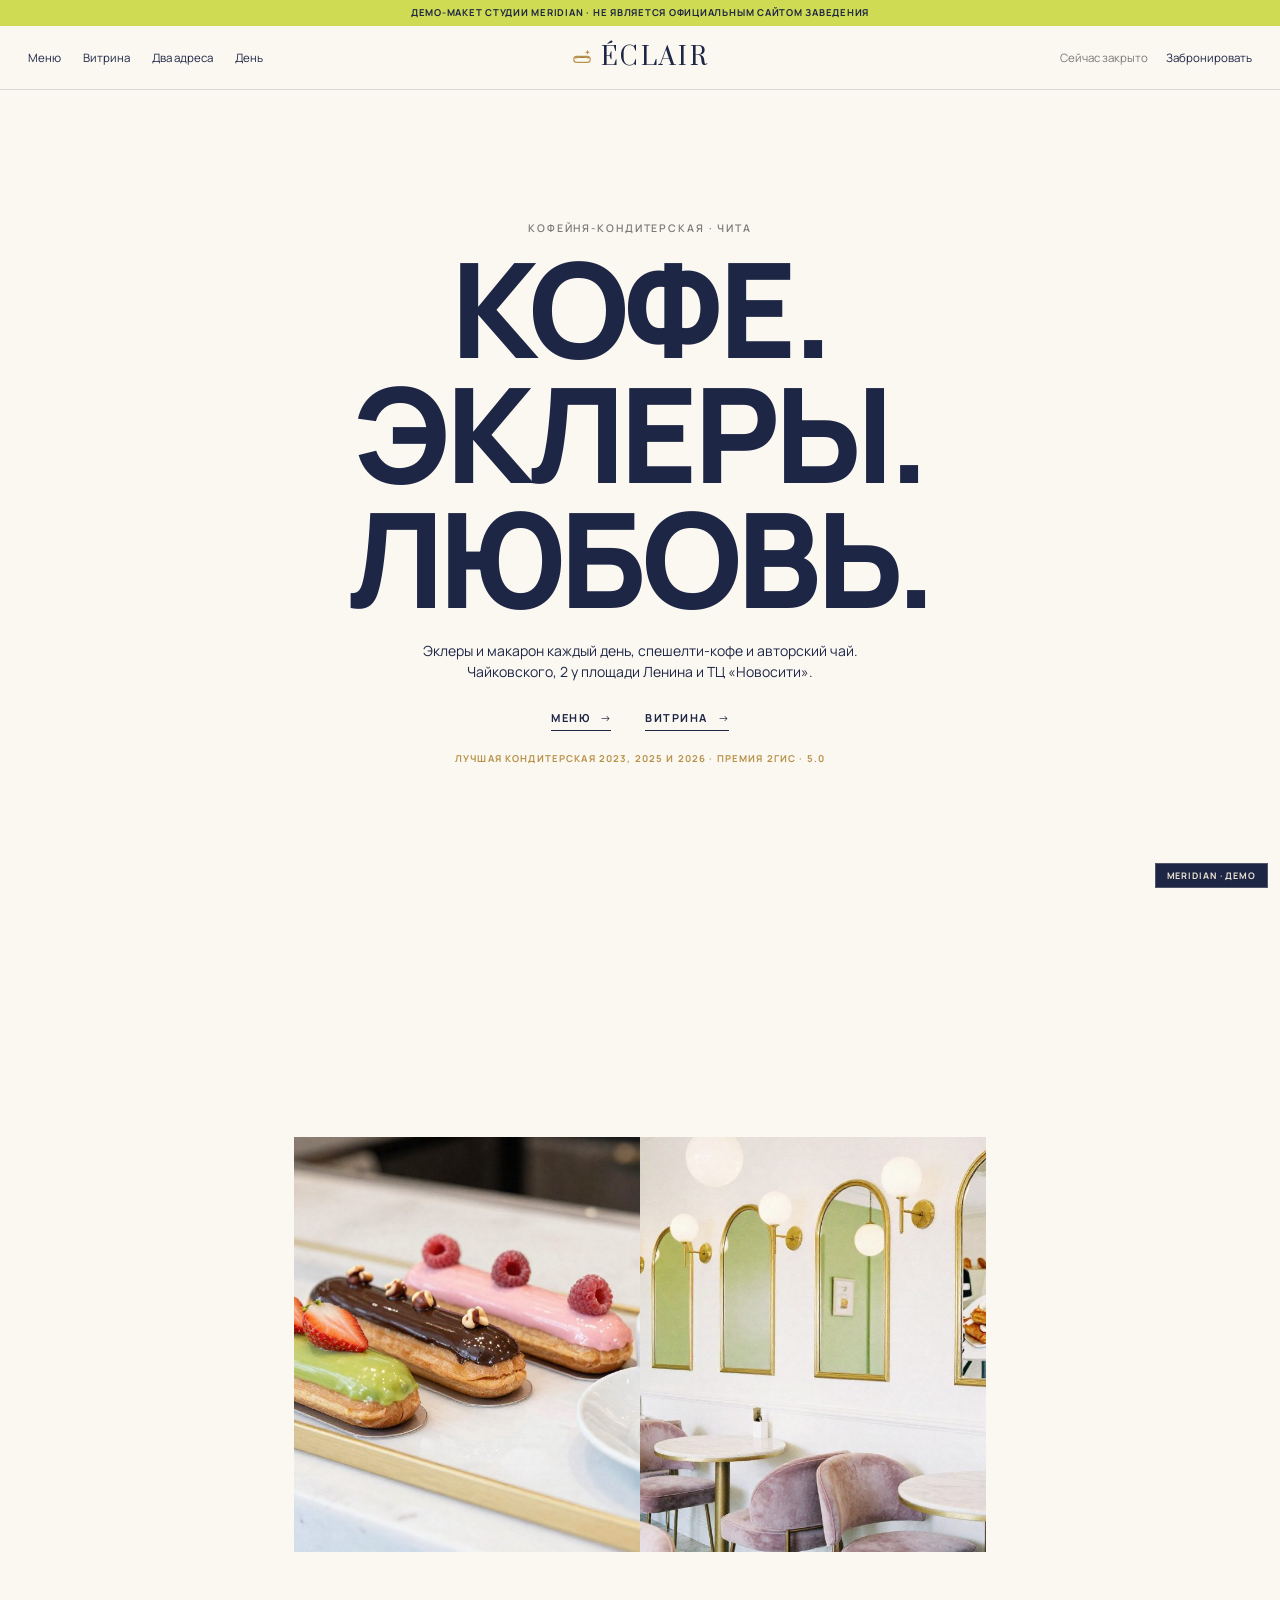
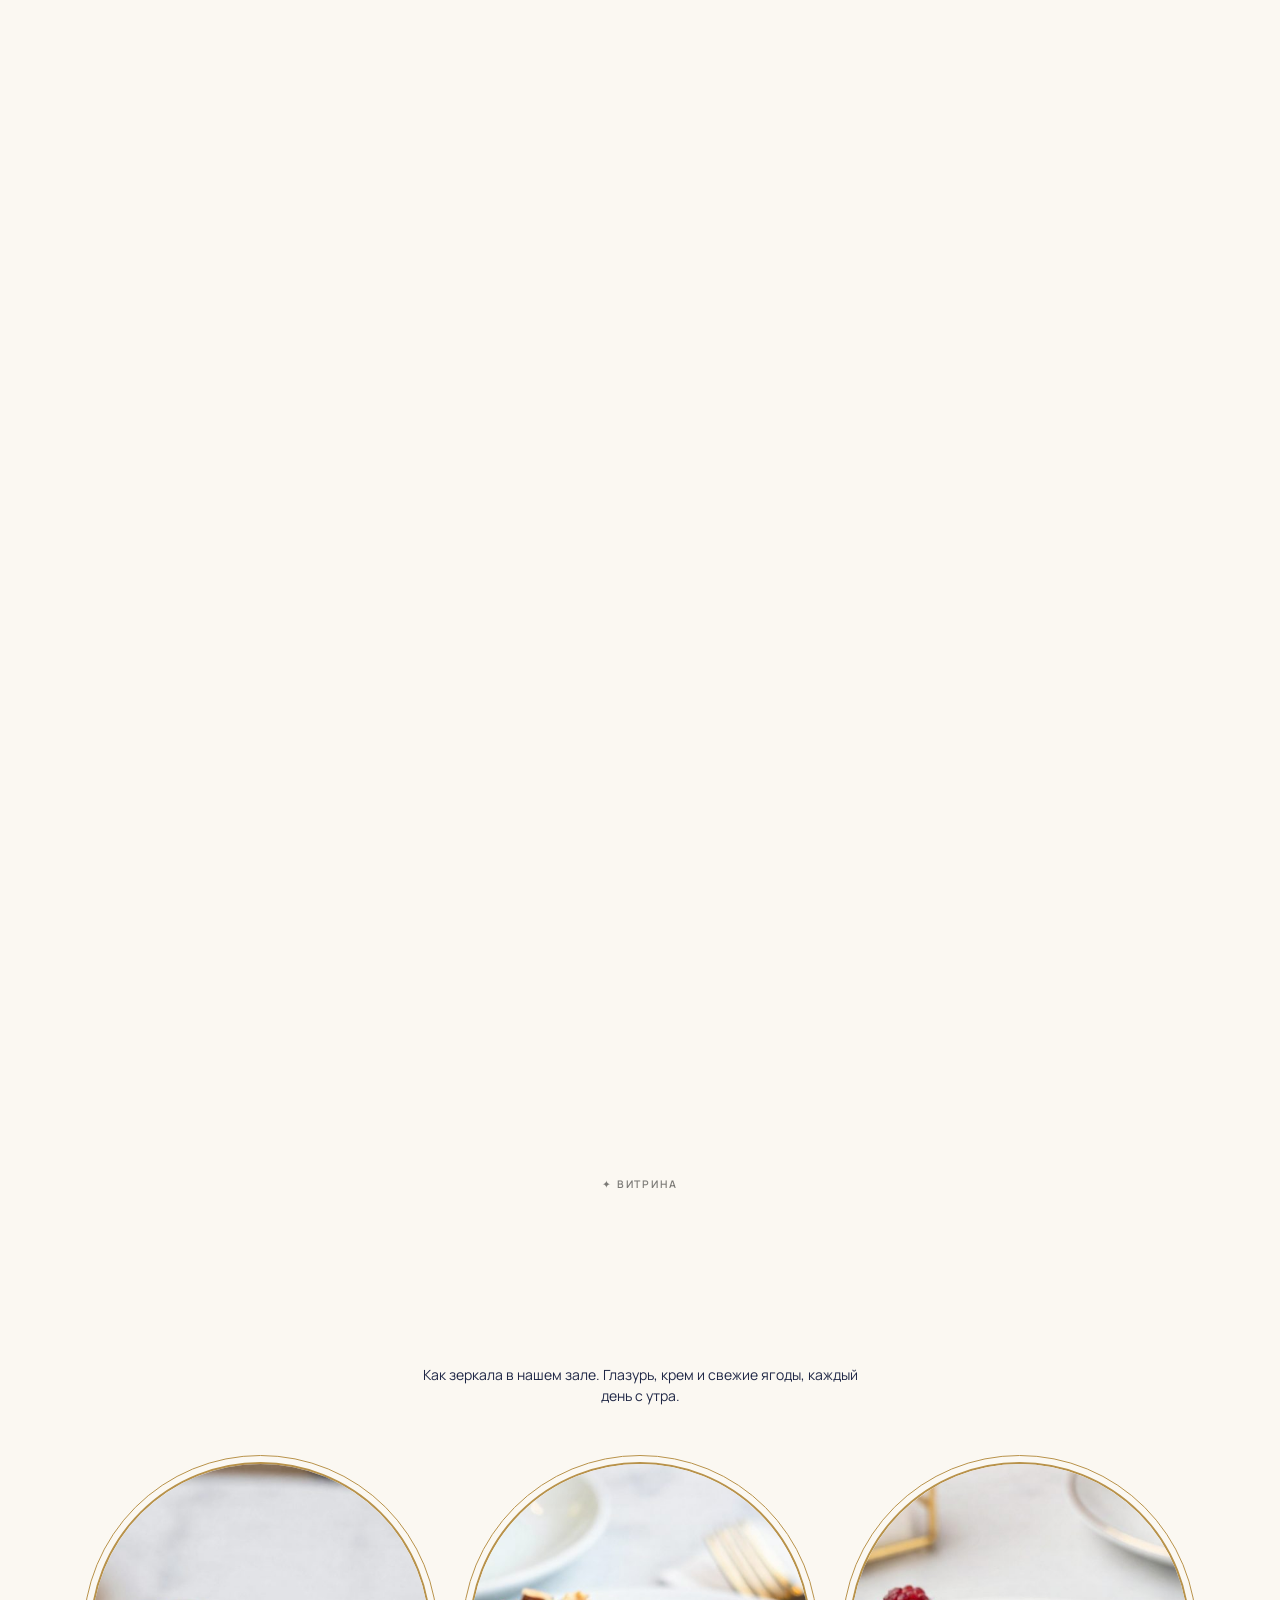
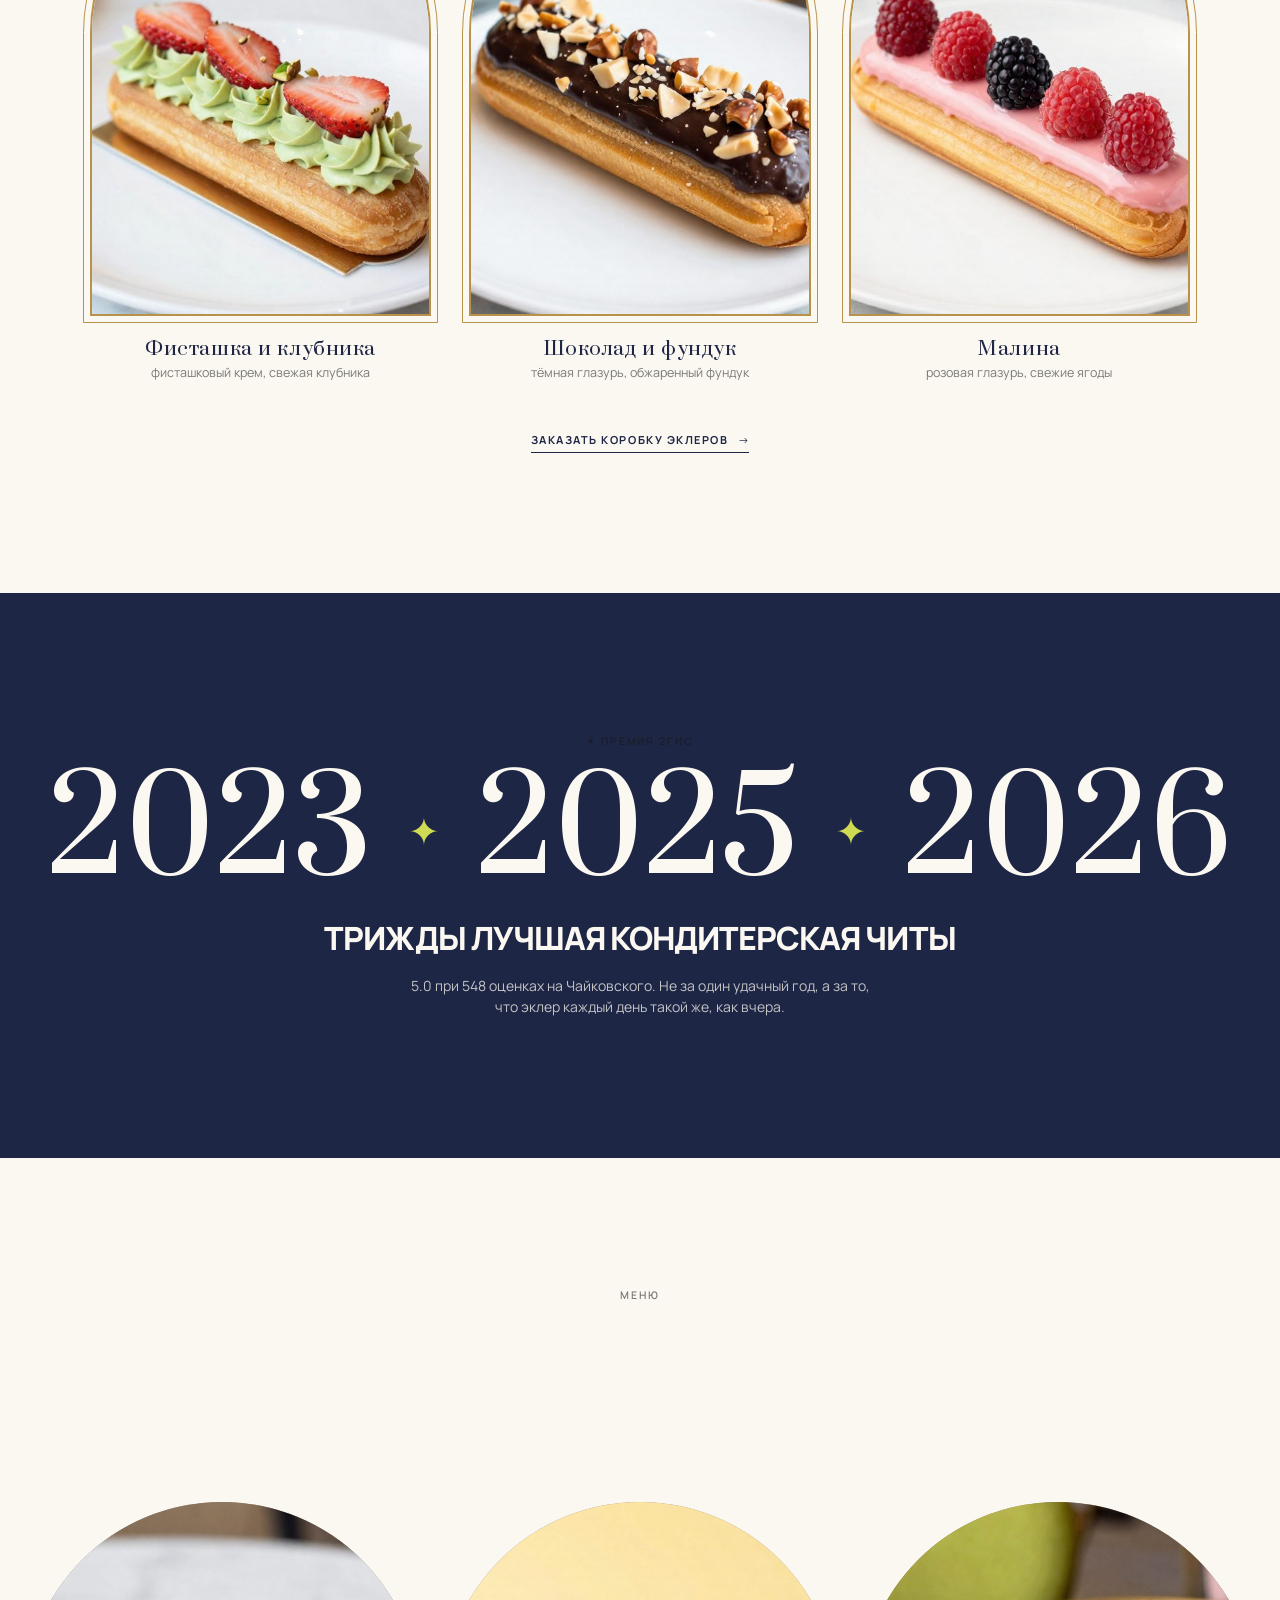
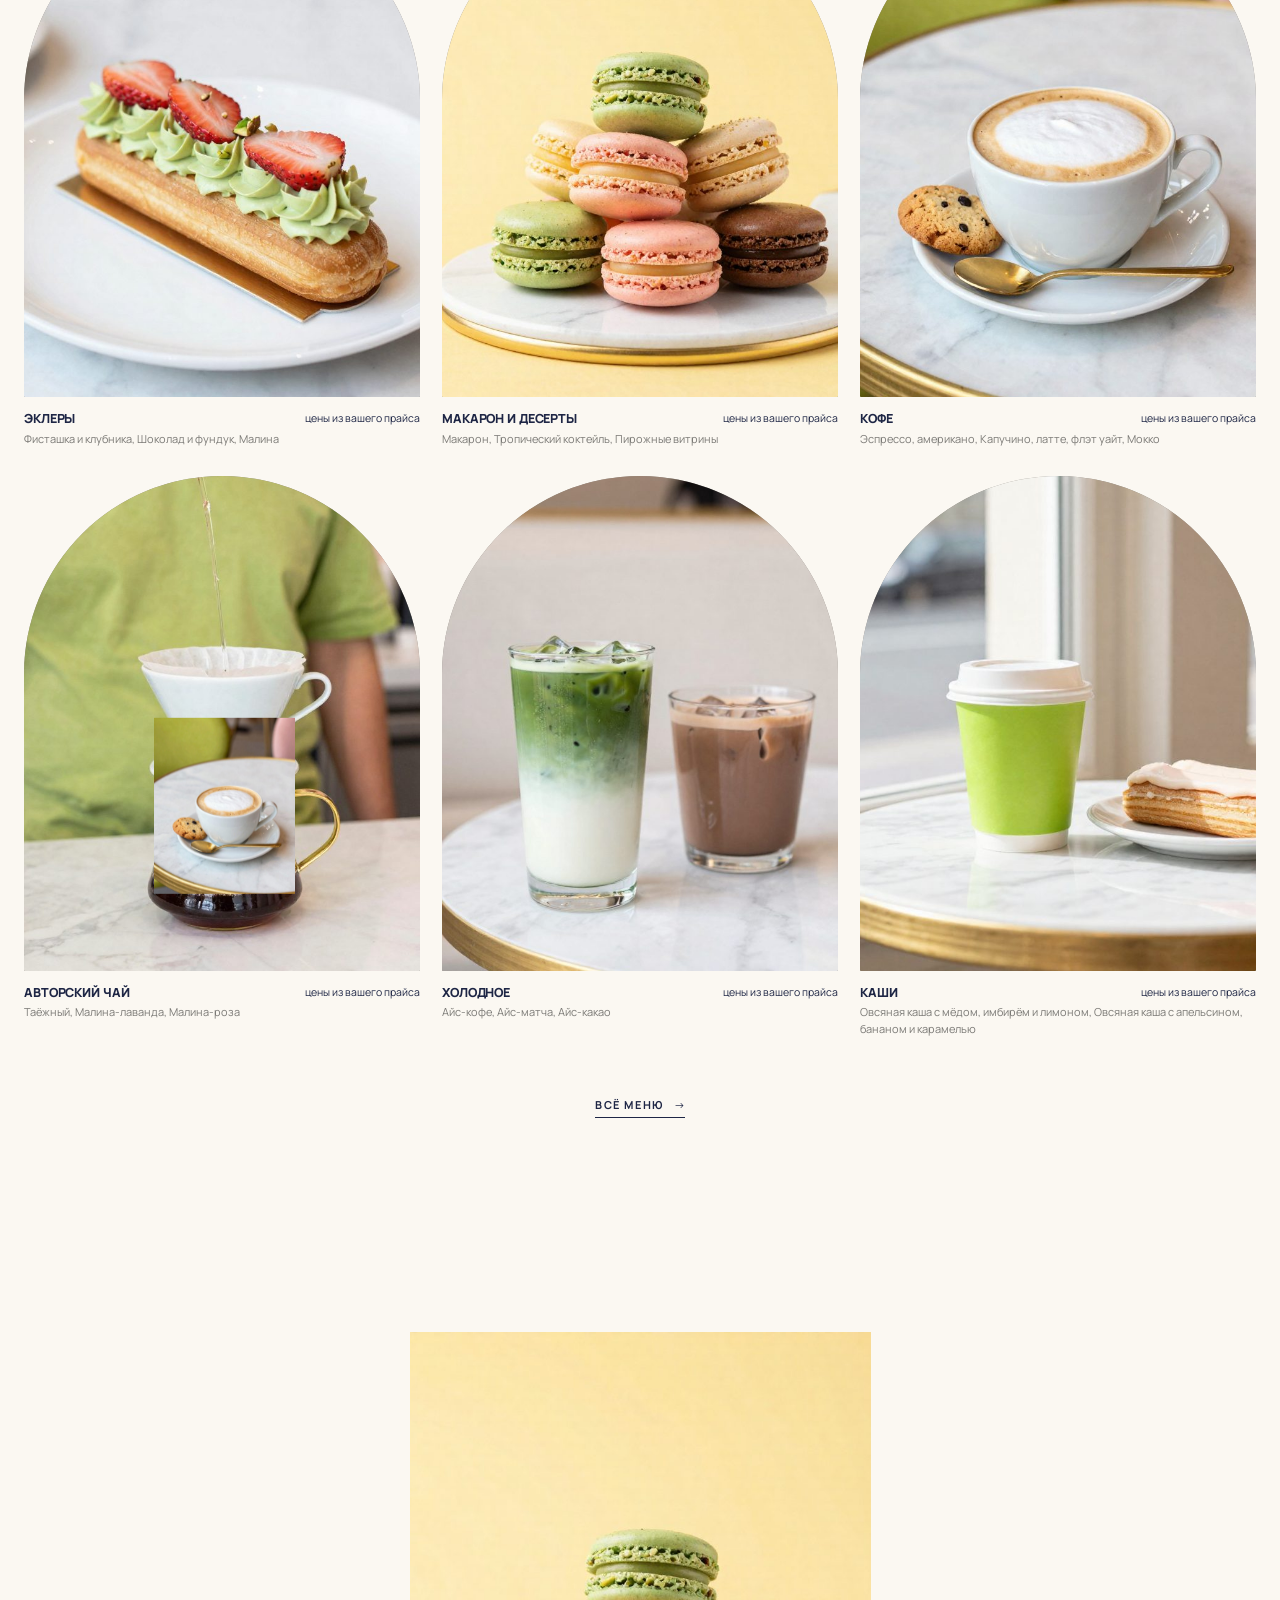
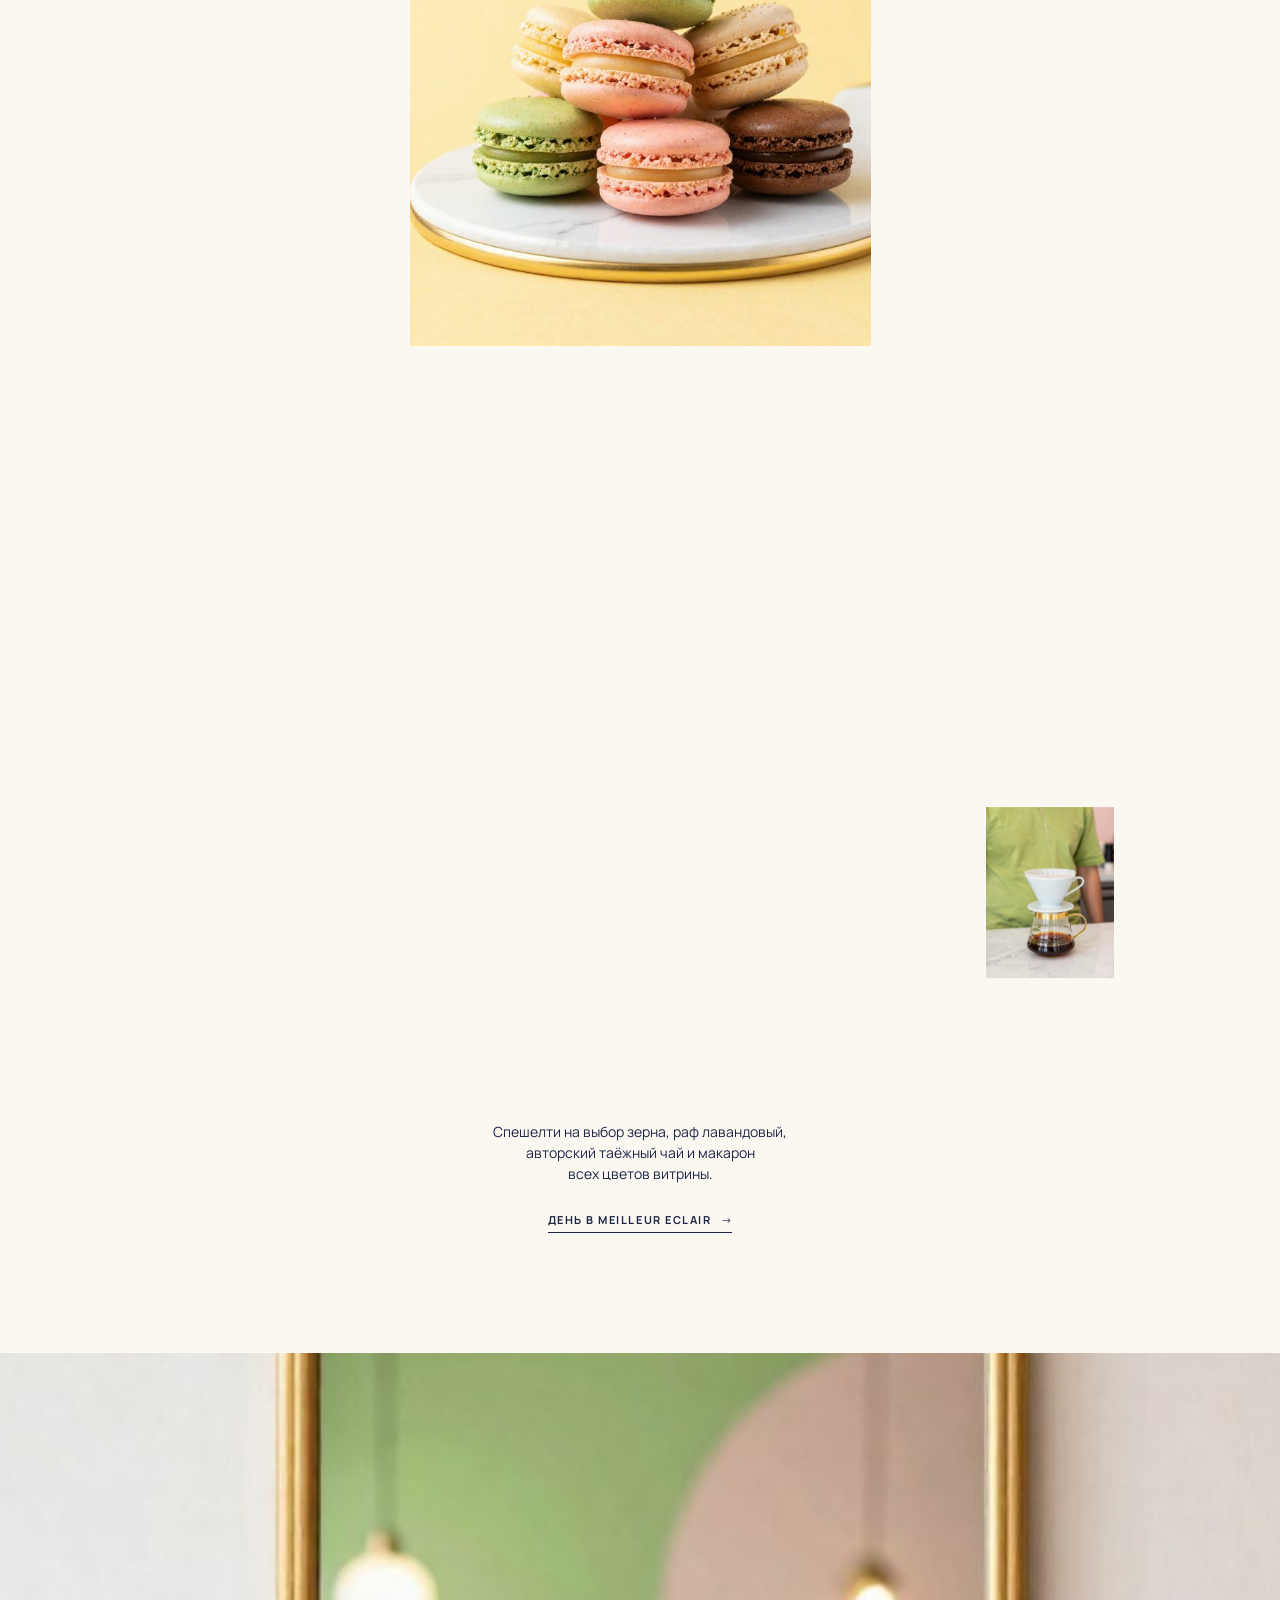
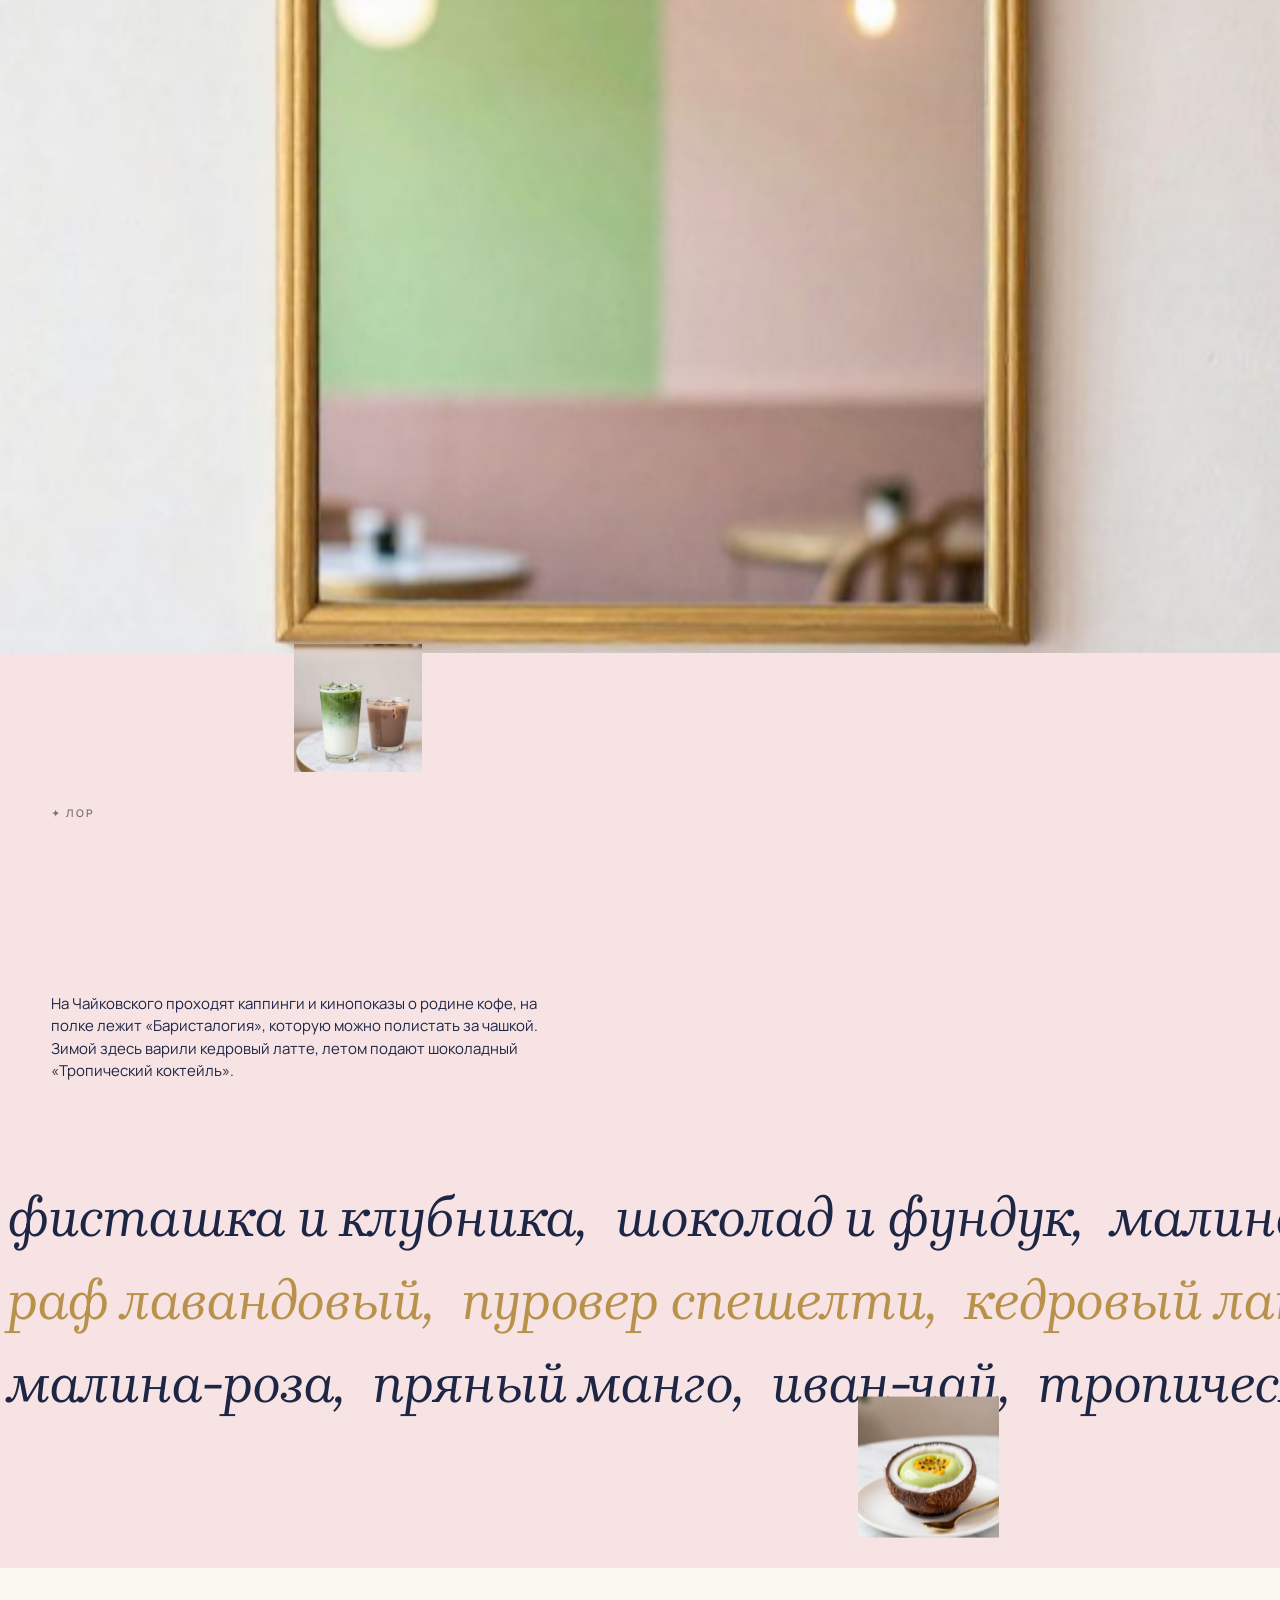
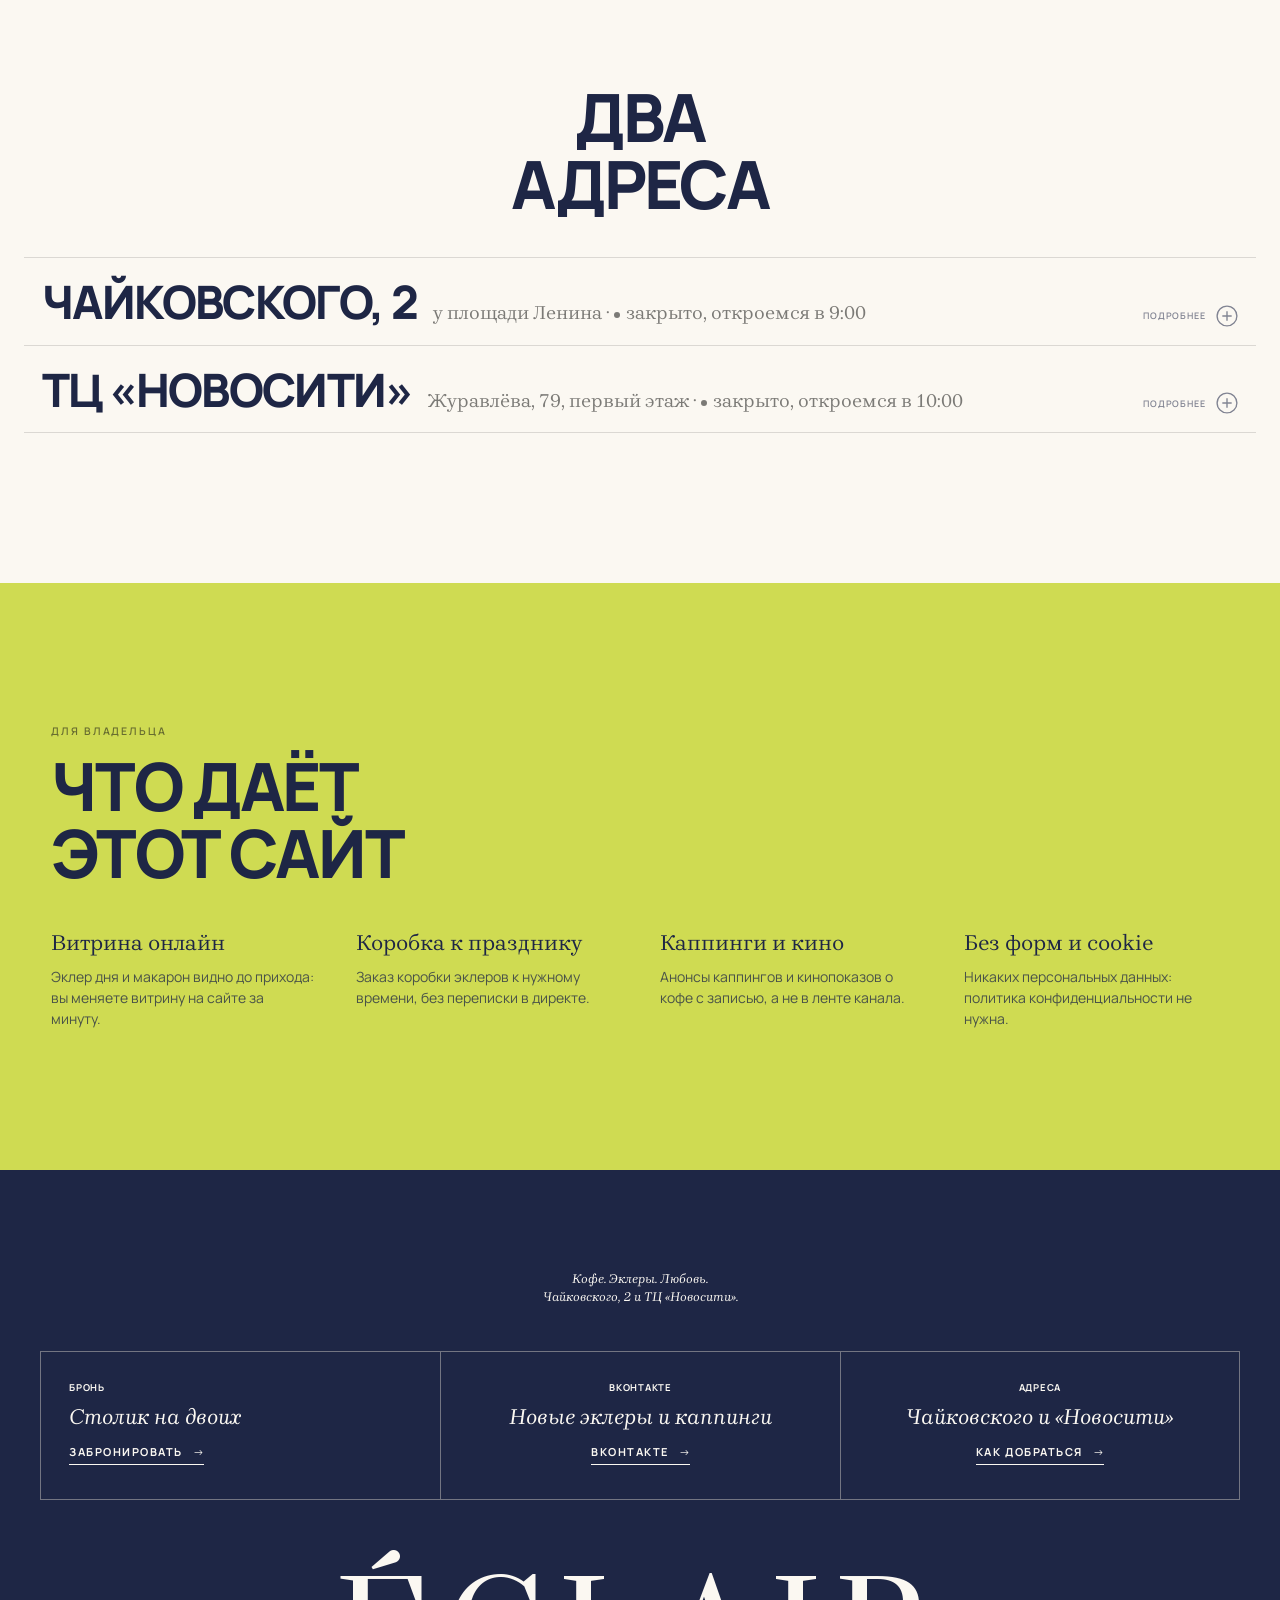
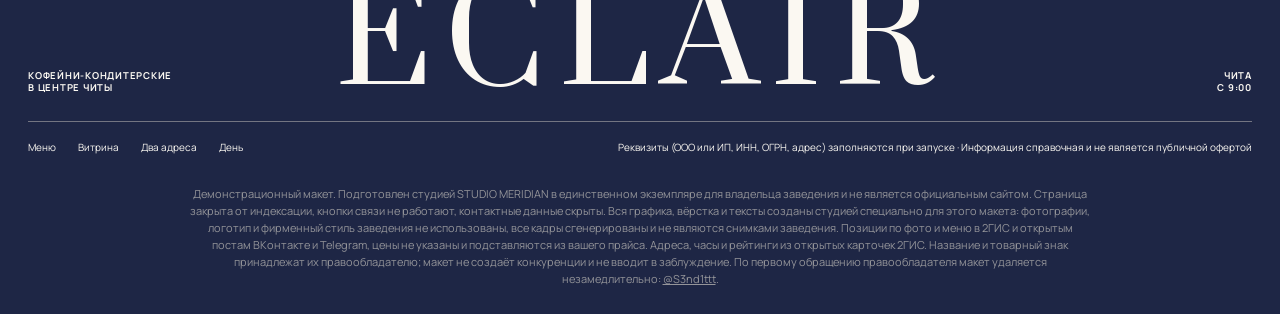
<file: index.html>
<!DOCTYPE html>
<html lang="ru" data-v="1" data-base="" class="nojs" data-tone="p">
<head>
<meta charset="UTF-8">
<meta name="viewport" content="width=device-width, initial-scale=1, viewport-fit=cover">
<meta name="robots" content="noindex, nofollow">
<title>Демо-макет сайта · STUDIO MERIDIAN</title>
<meta name="description" content="Демо-макет сайта для кофеен-кондитерских Meilleur Eclair в Чите: витрина эклеров, спешелти-кофе, два адреса.">
<meta name="theme-color" content="#1E2645">
<meta property="og:type" content="website">
<meta property="og:title" content="Демо-макет сайта · STUDIO MERIDIAN">
<meta property="og:description" content="Демо-макет сайта для кофеен-кондитерских Meilleur Eclair в Чите: витрина эклеров, спешелти-кофе, два адреса.">
<meta property="og:url" content="https://eclair.meridianstud.ru/">
<meta property="og:image" content="https://eclair.meridianstud.ru/img/og.jpg?v=1">
<link rel="icon" href="data:image/svg+xml,%3Csvg xmlns='http://www.w3.org/2000/svg' viewBox='0 0 40 40'%3E%3Crect width='40' height='40' rx='8' fill='%23CFDB52'/%3E%3Crect x='6' y='16' width='28' height='11' rx='5.5' fill='%23F4C6CC' stroke='%231E2645' stroke-width='2'/%3E%3C/svg%3E">
<link rel="preload" href="fonts/prata-cyrillic.woff2" as="font" type="font/woff2" crossorigin>
<link rel="preload" href="fonts/manrope.woff2" as="font" type="font/woff2" crossorigin>
<link rel="stylesheet" href="skin.css?v=3e9a153c">
<link rel="stylesheet" href="venue.css?v=71c86c19">
<noscript><style>.curtain{display:none}</style></noscript>
</head>
<body>
<p class="demo-strip">Демо-макет студии MERIDIAN · не является официальным сайтом заведения</p>
<div class="curtain" aria-hidden="true"><p class="wm"><span style="--i:0">é</span><span style="--i:1">c</span><span style="--i:2">l</span><span style="--i:3">a</span><span style="--i:4">i</span><span style="--i:5">r</span></p><div class="pic"><div class="pi"><img src="img/h-eclair.jpg?v=1" alt="" decoding="async" width="1152" height="768"></div></div></div>
<div class="veil" aria-hidden="true"></div>
<header class="top">
  <nav class="nav" aria-label="Разделы"><a href="menu/">Меню</a><a href="#vitrina">Витрина</a><a href="gde/">Два адреса</a><a href="den/">День</a></nav>
  <button class="burger" type="button" aria-expanded="false" aria-controls="menu">Меню</button>
  <a class="logo" href="" aria-label="Meilleur Eclair, на главную"><svg class="lamp" viewBox="0 0 40 40" aria-hidden="true"><rect x="5" y="17" width="30" height="11" rx="5.5" fill="none" stroke="currentColor" stroke-width="2"/><path d="M8 19.5c4-2 20-2 24 0" stroke="currentColor" stroke-width="3" stroke-linecap="round"/><path d="M30 5l1.2 3.3L34.5 9.5l-3.3 1.2L30 14l-1.2-3.3L25.5 9.5l3.3-1.2z" fill="currentColor"/></svg><span>éclair</span></a>
  <div class="right"><span class="now" data-now></span><button type="button" data-hint="В рабочей версии кнопка открывает бронь столика или сразу набирает номер.">Забронировать</button></div>
</header>
<div class="menu" id="menu" hidden><nav aria-label="Меню"><a href="menu/">Меню</a><a href="#vitrina">Витрина</a><a href="gde/">Два адреса</a><a href="den/">День</a></nav></div>
<main>

  <section class="hero" data-bg="p">
    <p class="kick">Кофейня-кондитерская · Чита</p>
    <h1 class="cap xxl rv"><span class="ln"><span>Кофе.</span></span><span class="ln"><span>Эклеры.</span></span><span class="ln"><span>Любовь.</span></span></h1>
    <p class="lead rv-f">Эклеры и макарон каждый день, спешелти-кофе и авторский чай.<br>Чайковского, 2 у площади Ленина и ТЦ «Новосити».</p>
    <div class="hbtns rv-f"><a class="btn" href="menu/">Меню</a><a class="btn ghost" href="#vitrina">Витрина</a></div>
    <p class="award rv-f">Лучшая кондитерская 2023, 2025 и 2026 · Премия 2ГИС · 5.0</p>
  </section>
  <section class="duo" data-bg="p" aria-label="Кондитерская">
    <div class="stick"><div class="pair"><figure class="px"><img src="img/h-eclair.jpg?v=1" alt="Эклеры на мраморе и капучино" decoding="async" width="1152" height="768"></figure><figure class="px"><img src="img/m-hall.jpg?v=1" alt="Зал с золотыми арками зеркал и люстрами-шарами" decoding="async" width="1152" height="768"></figure></div></div>
  </section>
  <section class="vitr" data-bg="p" id="vitrina">
    <p class="kick">✦ Витрина</p>
    <h2 class="cap l rv"><span class="ln"><span>Эклеры</span></span><span class="ln"><span>в золотых арках</span></span></h2>
    <p class="lead">Как зеркала в нашем зале. Глазурь, крем и свежие ягоды, каждый день с утра.</p>
    <div class="arcs"><figure class="arc"><span class="fr px"><img src="img/m-pistachio.jpg?v=1" alt="Фисташковый эклер с клубникой" loading="lazy" decoding="async" width="704" height="880"></span><figcaption><b>Фисташка и клубника</b><span>фисташковый крем, свежая клубника</span></figcaption></figure><figure class="arc"><span class="fr px"><img src="img/m-choco.jpg?v=1" alt="Шоколадный эклер с фундуком" loading="lazy" decoding="async" width="704" height="880"></span><figcaption><b>Шоколад и фундук</b><span>тёмная глазурь, обжаренный фундук</span></figcaption></figure><figure class="arc"><span class="fr px"><img src="img/m-raspberry.jpg?v=1" alt="Малиновый эклер с ягодами" loading="lazy" decoding="async" width="704" height="880"></span><figcaption><b>Малина</b><span>розовая глазурь, свежие ягоды</span></figcaption></figure></div>
    <button class="btn" type="button" data-hint="В рабочей версии здесь заказ коробки эклеров к нужному времени.">Заказать коробку эклеров</button>
  </section>
  <section class="thrice" data-bg="g">
    <p class="kick">✦ Премия 2ГИС</p>
    <div class="yrs"><span>2023</span><i>✦</i><span>2025</span><i>✦</i><span>2026</span></div>
    <h2 class="cap m">Трижды лучшая кондитерская Читы</h2>
    <p class="lead">5.0 при 548 оценках на Чайковского. Не за один удачный год, а за то, что эклер каждый день такой же, как вчера.</p>
  </section>
  <section class="ranges" data-bg="p">
    <p class="kick">Меню</p>
    <h2 class="cap l rv"><span class="ln"><span>Что</span></span><span class="ln"><span>к эклеру</span></span></h2>
    <div class="grid"><a class="card" href="menu/#eklery"><span class="ph sd"><img src="img/m-pistachio.jpg?v=1" alt="Эклеры" loading="lazy" decoding="async" width="704" height="880"></span><span class="meta"><b>Эклеры</b><span class="pr">цены из вашего прайса</span><small>Фисташка и клубника, Шоколад и фундук, Малина</small></span></a><a class="card" href="menu/#deserty"><span class="ph sd"><img src="img/m-macarons.jpg?v=1" alt="Макарон и десерты" loading="lazy" decoding="async" width="704" height="880"></span><span class="meta"><b>Макарон и десерты</b><span class="pr">цены из вашего прайса</span><small>Макарон, Тропический коктейль, Пирожные витрины</small></span></a><a class="card" href="menu/#kofe"><span class="ph sd"><img src="img/m-raf.jpg?v=1" alt="Кофе" loading="lazy" decoding="async" width="704" height="880"></span><span class="meta"><b>Кофе</b><span class="pr">цены из вашего прайса</span><small>Эспрессо, американо, Капучино, латте, флэт уайт, Мокко</small></span></a><a class="card" href="menu/#chai"><span class="ph sd"><img src="img/m-filter.jpg?v=1" alt="Авторский чай" loading="lazy" decoding="async" width="704" height="880"></span><span class="meta"><b>Авторский чай</b><span class="pr">цены из вашего прайса</span><small>Таёжный, Малина-лаванда, Малина-роза</small></span></a><a class="card" href="menu/#holod"><span class="ph sd"><img src="img/m-matcha.jpg?v=1" alt="Холодное" loading="lazy" decoding="async" width="704" height="880"></span><span class="meta"><b>Холодное</b><span class="pr">цены из вашего прайса</span><small>Айс-кофе, Айс-матча, Айс-какао</small></span></a><a class="card" href="menu/#kashi"><span class="ph sd"><img src="img/m-window.jpg?v=1" alt="Каши" loading="lazy" decoding="async" width="1152" height="768"></span><span class="meta"><b>Каши</b><span class="pr">цены из вашего прайса</span><small>Овсяная каша с мёдом, имбирём и лимоном, Овсяная каша с апельсином, бананом и карамелью</small></span></a></div>
    <a class="btn" href="menu/">Всё меню</a>
  </section>
  <section class="collage" data-bg="l">
    <div class="fl"><figure class="c0" data-s="0"><img src="img/m-macarons.jpg?v=1" alt="Макарон на жёлтом фоне" loading="lazy" decoding="async" width="704" height="880"></figure><figure class="c1" data-s="-.35"><img src="img/m-raf.jpg?v=1" alt="" loading="lazy" decoding="async" width="704" height="880"></figure><figure class="c2" data-s=".45"><img src="img/m-filter.jpg?v=1" alt="" loading="lazy" decoding="async" width="704" height="880"></figure><figure class="c3" data-s=".75"><img src="img/m-matcha.jpg?v=1" alt="" loading="lazy" decoding="async" width="704" height="880"></figure><figure class="c4" data-s="1.05"><img src="img/m-tropic.jpg?v=1" alt="" loading="lazy" decoding="async" width="704" height="880"></figure><figure class="c5" data-s=".6"><img src="img/m-cedar.jpg?v=1" alt="" loading="lazy" decoding="async" width="704" height="880"></figure></div>
    <div class="say">
      <h2 class="cap l rv"><span class="ln"><span>Пуровер</span></span><span class="ln"><span>и макарон</span></span></h2>
      <p class="lead">Спешелти на выбор зерна, раф лавандовый,<br>авторский таёжный чай и макарон<br>всех цветов витрины.</p>
      <a class="btn" href="den/">День в Meilleur Eclair</a>
    </div>
  </section>
  <section class="roast" data-bg="l" aria-label="Золотая арка зеркала и эклер на мраморном столике">
    <div class="wide"><img src="img/m-arch.jpg?v=1" alt="Золотая арка зеркала и эклер на мраморном столике" loading="lazy" decoding="async" width="704" height="880"></div>
  </section>
  <section class="polka" data-bg="l">
    <div class="pg">
      <div class="engs"></div>
      <div><p class="kick">✦ Лор</p><h2 class="cap l rv"><span class="ln"><span>Не только</span></span><span class="ln"><span>эклеры</span></span></h2><p class="lead">На Чайковского проходят каппинги и кинопоказы о родине кофе, на полке лежит «Баристалогия», которую можно полистать за чашкой. Зимой здесь варили кедровый латте, летом подают шоколадный «Тропический коктейль».</p></div>
    </div>
    <div class="mqs" aria-label="Вкусы Meilleur Eclair"><div class="mq"><div class="mqi"><span class="tr">фисташка и клубника,</span> <span class="tr">шоколад и фундук,</span> <span class="tr">малина,</span> <span class="tr">макарон,</span> <span class="tr">раф лавандовый,</span> <span class="tr">пуровер спешелти,</span> <span class="tr">кедровый латте,</span> <span class="tr">таёжный чай,</span> <span class="tr">малина-роза,</span> <span class="tr">пряный манго,</span> <span class="tr">иван-чай,</span> <span class="tr">тропический коктейль,</span> <span class="tr">фисташка и клубника,</span> <span class="tr">шоколад и фундук,</span> <span class="tr">малина,</span> <span class="tr">макарон,</span> <span class="tr">раф лавандовый,</span> <span class="tr">пуровер спешелти,</span> <span class="tr">кедровый латте,</span> <span class="tr">таёжный чай,</span> <span class="tr">малина-роза,</span> <span class="tr">пряный манго,</span> <span class="tr">иван-чай,</span> <span class="tr">тропический коктейль,</span></div></div><div class="mq rev"><div class="mqi"><span class="tr">раф лавандовый,</span> <span class="tr">пуровер спешелти,</span> <span class="tr">кедровый латте,</span> <span class="tr">таёжный чай,</span> <span class="tr">малина-роза,</span> <span class="tr">пряный манго,</span> <span class="tr">иван-чай,</span> <span class="tr">тропический коктейль,</span> <span class="tr">фисташка и клубника,</span> <span class="tr">шоколад и фундук,</span> <span class="tr">малина,</span> <span class="tr">макарон,</span> <span class="tr">раф лавандовый,</span> <span class="tr">пуровер спешелти,</span> <span class="tr">кедровый латте,</span> <span class="tr">таёжный чай,</span> <span class="tr">малина-роза,</span> <span class="tr">пряный манго,</span> <span class="tr">иван-чай,</span> <span class="tr">тропический коктейль,</span> <span class="tr">фисташка и клубника,</span> <span class="tr">шоколад и фундук,</span> <span class="tr">малина,</span> <span class="tr">макарон,</span></div></div><div class="mq"><div class="mqi"><span class="tr">малина-роза,</span> <span class="tr">пряный манго,</span> <span class="tr">иван-чай,</span> <span class="tr">тропический коктейль,</span> <span class="tr">фисташка и клубника,</span> <span class="tr">шоколад и фундук,</span> <span class="tr">малина,</span> <span class="tr">макарон,</span> <span class="tr">раф лавандовый,</span> <span class="tr">пуровер спешелти,</span> <span class="tr">кедровый латте,</span> <span class="tr">таёжный чай,</span> <span class="tr">малина-роза,</span> <span class="tr">пряный манго,</span> <span class="tr">иван-чай,</span> <span class="tr">тропический коктейль,</span> <span class="tr">фисташка и клубника,</span> <span class="tr">шоколад и фундук,</span> <span class="tr">малина,</span> <span class="tr">макарон,</span> <span class="tr">раф лавандовый,</span> <span class="tr">пуровер спешелти,</span> <span class="tr">кедровый латте,</span> <span class="tr">таёжный чай,</span></div></div></div>
  </section>
  <section class="stores" data-bg="p">
    <h2 class="cap l rv"><span class="ln"><span>Два</span></span><span class="ln"><span>адреса</span></span></h2>
    <div class="rows">
      <div class="ex">
        <button class="row" type="button" aria-expanded="false" aria-controls="st0"><b>Чайковского, 2</b><span class="ad">у площади Ленина · <span class="st" data-open="9" data-close="22"></span></span><span class="more">подробнее <svg viewBox="0 0 16 16" aria-hidden="true"><circle cx="8" cy="8" r="7.2" fill="none" stroke="currentColor"/><path d="M8 4.6v6.8M4.6 8h6.8" stroke="currentColor"/></svg></span></button>
        <div class="exb" id="st0"><div class="exi">
          <div class="drag" data-drag><figure><img src="img/m-hall.jpg?v=1" alt="" loading="lazy" decoding="async" width="1152" height="768"></figure><figure><img src="img/m-arch.jpg?v=1" alt="" loading="lazy" decoding="async" width="704" height="880"></figure><figure><img src="img/m-raf.jpg?v=1" alt="" loading="lazy" decoding="async" width="704" height="880"></figure>
            <div class="info"><p class="it">Золотые арки зеркал, люстры-шары и сиреневый бархат. Здесь проходят каппинги и кинопоказы о кофе.</p><p class="k">ежедневно с 9:00 до 22:00 · 5.0 в 2ГИС, 548 оценок</p><a class="btn" href="gde/#chaykovskogo">Как добраться</a></div>
          </div>
        </div></div>
      </div>
      <div class="ex">
        <button class="row" type="button" aria-expanded="false" aria-controls="st1"><b>ТЦ «Новосити»</b><span class="ad">Журавлёва, 79, первый этаж · <span class="st" data-open="10" data-close="22"></span></span><span class="more">подробнее <svg viewBox="0 0 16 16" aria-hidden="true"><circle cx="8" cy="8" r="7.2" fill="none" stroke="currentColor"/><path d="M8 4.6v6.8M4.6 8h6.8" stroke="currentColor"/></svg></span></button>
        <div class="exb" id="st1"><div class="exi">
          <div class="drag" data-drag><figure><img src="img/m-cups.jpg?v=1" alt="" loading="lazy" decoding="async" width="704" height="880"></figure><figure><img src="img/m-window.jpg?v=1" alt="" loading="lazy" decoding="async" width="1152" height="768"></figure>
            <div class="info"><p class="it">Эклеры и кофе с собой по дороге за покупками, до 30 гостей.</p><p class="k">ежедневно с 10:00 до 22:00 · 4.5 в 2ГИС, 406 оценок</p><a class="btn" href="gde/#novositi">Как добраться</a></div>
          </div>
        </div></div>
      </div></div>
  </section>
  <section class="gives" data-bg="k">
    <p class="kick">Для владельца</p>
    <h2 class="cap l rv"><span class="ln"><span>Что даёт</span></span><span class="ln"><span>этот сайт</span></span></h2>
    <div class="gv"><div><b>Витрина онлайн</b><p>Эклер дня и макарон видно до прихода: вы меняете витрину на сайте за минуту.</p></div><div><b>Коробка к празднику</b><p>Заказ коробки эклеров к нужному времени, без переписки в директе.</p></div><div><b>Каппинги и кино</b><p>Анонсы каппингов и кинопоказов о кофе с записью, а не в ленте канала.</p></div><div><b>Без форм и cookie</b><p>Никаких персональных данных: политика конфиденциальности не нужна.</p></div></div>
  </section>
</main>
<footer class="foot" data-bg="g">
  <p class="quote">Кофе. Эклеры. Любовь.<br>Чайковского, 2 и ТЦ «Новосити».</p>
  <div class="boxes"><div class="box"><p class="k">Бронь</p><p class="it">Столик на двоих</p><button class="btn" type="button" data-hint="В рабочей версии здесь бронь столика.">Забронировать</button></div><div class="box"><p class="k">ВКонтакте</p><p class="it">Новые эклеры и каппинги</p><button class="btn" type="button" data-hint="В рабочей версии здесь ваша группа ВКонтакте.">ВКонтакте</button></div><div class="box"><p class="k">Адреса</p><p class="it">Чайковского и «Новосити»</p><a class="btn" href="gde/">Как добраться</a></div></div>
  <div class="sig"><p class="k">Кофейни-кондитерские<br>в центре Читы</p><p class="wm" aria-hidden="true">éclair</p><p class="k r">Чита<br>с 9:00</p></div>
  <div class="fine">
    <span><a href="menu/">Меню</a><a href="#vitrina">Витрина</a><a href="gde/">Два адреса</a><a href="den/">День</a></span>
    <span>Реквизиты (ООО или ИП, ИНН, ОГРН, адрес) заполняются при запуске · Информация справочная и не является публичной офертой</span>
  </div>
  <p class="note">Демонстрационный макет. Подготовлен студией STUDIO MERIDIAN в единственном экземпляре для владельца заведения и не является официальным сайтом. Страница закрыта от индексации, кнопки связи не работают, контактные данные скрыты. Вся графика, вёрстка и тексты созданы студией специально для этого макета: фотографии, логотип и фирменный стиль заведения не использованы, все кадры сгенерированы и не являются снимками заведения. Позиции по фото и меню в 2ГИС и открытым постам ВКонтакте и Telegram, цены не указаны и подставляются из вашего прайса. Адреса, часы и рейтинги из открытых карточек 2ГИС. Название и товарный знак принадлежат их правообладателю; макет не создаёт конкуренции и не вводит в заблуждение. По первому обращению правообладателя макет удаляется незамедлительно: <a href="https://t.me/S3nd1ttt" target="_blank" rel="noopener">@S3nd1ttt</a>.</p>
</footer>
<div class="toast" role="status" aria-live="polite" hidden></div>
<a class="mer-badge" href="https://t.me/S3nd1ttt" target="_blank" rel="noopener">MERIDIAN · Демо</a>
<script src="skin.js?v=77db7cbb"></script>
</body>
</html>
</file>
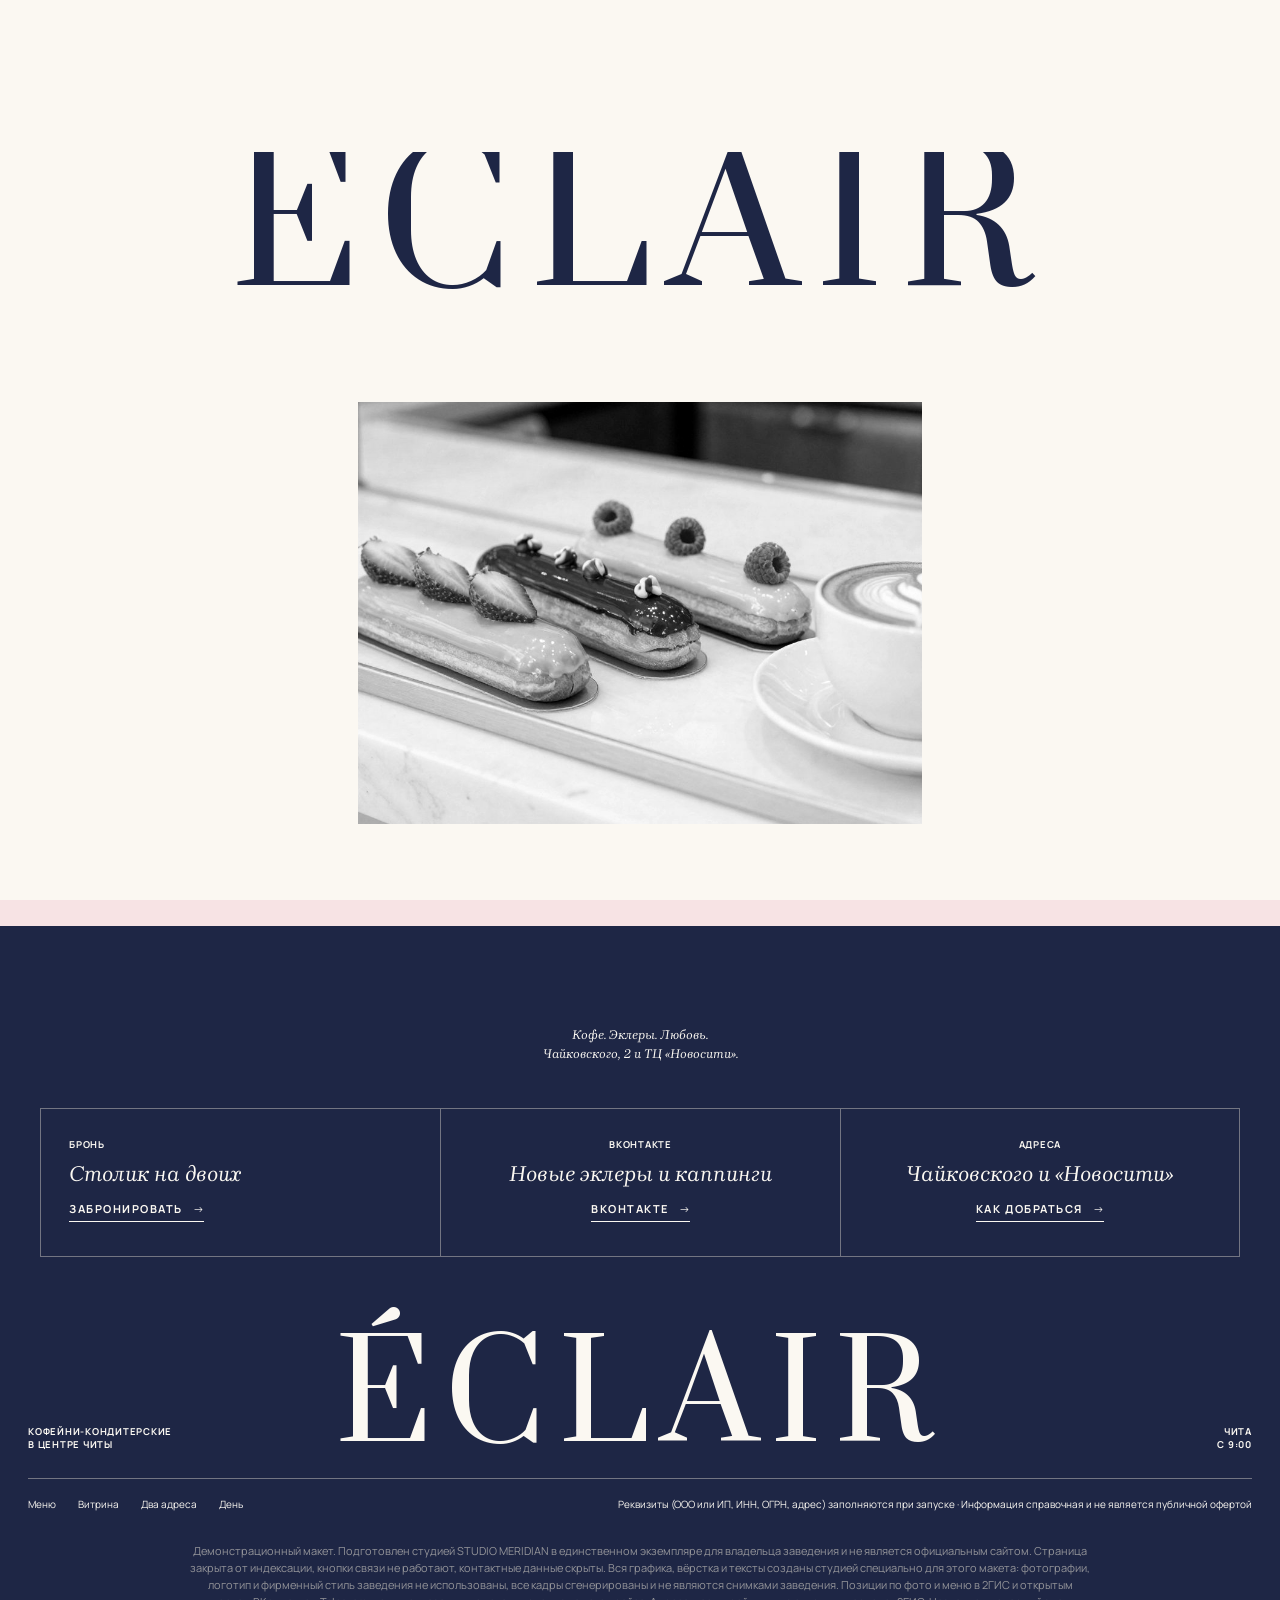
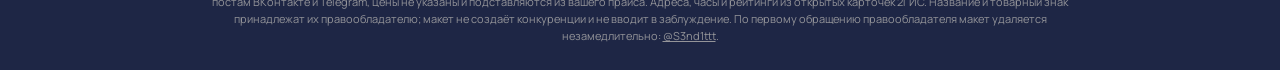
<file: 404/index.html>
<!DOCTYPE html>
<html lang="ru" data-v="1" data-base="../" class="nojs" data-tone="l">
<head>
<meta charset="UTF-8">
<meta name="viewport" content="width=device-width, initial-scale=1, viewport-fit=cover">
<meta name="robots" content="noindex, nofollow">
<title>Страница не найдена · Демо-макет сайта · STUDIO MERIDIAN</title>
<meta name="description" content="Такой страницы нет.">
<meta name="theme-color" content="#1E2645">
<meta property="og:type" content="website">
<meta property="og:title" content="Демо-макет сайта · STUDIO MERIDIAN">
<meta property="og:description" content="Такой страницы нет.">
<meta property="og:url" content="https://eclair.meridianstud.ru/404/">
<meta property="og:image" content="https://eclair.meridianstud.ru/img/og.jpg?v=1">
<link rel="icon" href="data:image/svg+xml,%3Csvg xmlns='http://www.w3.org/2000/svg' viewBox='0 0 40 40'%3E%3Crect width='40' height='40' rx='8' fill='%23CFDB52'/%3E%3Crect x='6' y='16' width='28' height='11' rx='5.5' fill='%23F4C6CC' stroke='%231E2645' stroke-width='2'/%3E%3C/svg%3E">
<link rel="preload" href="../fonts/prata-cyrillic.woff2" as="font" type="font/woff2" crossorigin>
<link rel="preload" href="../fonts/manrope.woff2" as="font" type="font/woff2" crossorigin>
<link rel="stylesheet" href="../skin.css?v=3e9a153c">
<link rel="stylesheet" href="../venue.css?v=71c86c19">
<noscript><style>.curtain{display:none}</style></noscript>
</head>
<body>
<p class="demo-strip">Демо-макет студии MERIDIAN · не является официальным сайтом заведения</p>
<div class="curtain" aria-hidden="true"><p class="wm"><span style="--i:0">é</span><span style="--i:1">c</span><span style="--i:2">l</span><span style="--i:3">a</span><span style="--i:4">i</span><span style="--i:5">r</span></p><div class="pic"><div class="pi"><img src="../img/h-eclair.jpg?v=1" alt="" decoding="async" width="1152" height="768"></div></div></div>
<div class="veil" aria-hidden="true"></div>
<header class="top">
  <nav class="nav" aria-label="Разделы"><a href="../menu/">Меню</a><a href="../#vitrina">Витрина</a><a href="../gde/">Два адреса</a><a href="../den/">День</a></nav>
  <button class="burger" type="button" aria-expanded="false" aria-controls="menu">Меню</button>
  <a class="logo" href="../" aria-label="Meilleur Eclair, на главную"><svg class="lamp" viewBox="0 0 40 40" aria-hidden="true"><rect x="5" y="17" width="30" height="11" rx="5.5" fill="none" stroke="currentColor" stroke-width="2"/><path d="M8 19.5c4-2 20-2 24 0" stroke="currentColor" stroke-width="3" stroke-linecap="round"/><path d="M30 5l1.2 3.3L34.5 9.5l-3.3 1.2L30 14l-1.2-3.3L25.5 9.5l3.3-1.2z" fill="currentColor"/></svg><span>éclair</span></a>
  <div class="right"><span class="now" data-now></span><button type="button" data-hint="В рабочей версии кнопка открывает бронь столика или сразу набирает номер.">Забронировать</button></div>
</header>
<div class="menu" id="menu" hidden><nav aria-label="Меню"><a href="../menu/">Меню</a><a href="../#vitrina">Витрина</a><a href="../gde/">Два адреса</a><a href="../den/">День</a></nav></div>
<main class="nf" data-bg="l">

  <h1 class="cap xxl rv"><span class="ln"><span>404</span></span><span class="ln"><span>Не найдено</span></span></h1>
  <p class="lead">Такой страницы нет. Зато эклеры на витрине есть.</p>
  <a class="btn dark" href="../">На главную</a>
</main>
<footer class="foot" data-bg="g">
  <p class="quote">Кофе. Эклеры. Любовь.<br>Чайковского, 2 и ТЦ «Новосити».</p>
  <div class="boxes"><div class="box"><p class="k">Бронь</p><p class="it">Столик на двоих</p><button class="btn" type="button" data-hint="В рабочей версии здесь бронь столика.">Забронировать</button></div><div class="box"><p class="k">ВКонтакте</p><p class="it">Новые эклеры и каппинги</p><button class="btn" type="button" data-hint="В рабочей версии здесь ваша группа ВКонтакте.">ВКонтакте</button></div><div class="box"><p class="k">Адреса</p><p class="it">Чайковского и «Новосити»</p><a class="btn" href="../gde/">Как добраться</a></div></div>
  <div class="sig"><p class="k">Кофейни-кондитерские<br>в центре Читы</p><p class="wm" aria-hidden="true">éclair</p><p class="k r">Чита<br>с 9:00</p></div>
  <div class="fine">
    <span><a href="../menu/">Меню</a><a href="../#vitrina">Витрина</a><a href="../gde/">Два адреса</a><a href="../den/">День</a></span>
    <span>Реквизиты (ООО или ИП, ИНН, ОГРН, адрес) заполняются при запуске · Информация справочная и не является публичной офертой</span>
  </div>
  <p class="note">Демонстрационный макет. Подготовлен студией STUDIO MERIDIAN в единственном экземпляре для владельца заведения и не является официальным сайтом. Страница закрыта от индексации, кнопки связи не работают, контактные данные скрыты. Вся графика, вёрстка и тексты созданы студией специально для этого макета: фотографии, логотип и фирменный стиль заведения не использованы, все кадры сгенерированы и не являются снимками заведения. Позиции по фото и меню в 2ГИС и открытым постам ВКонтакте и Telegram, цены не указаны и подставляются из вашего прайса. Адреса, часы и рейтинги из открытых карточек 2ГИС. Название и товарный знак принадлежат их правообладателю; макет не создаёт конкуренции и не вводит в заблуждение. По первому обращению правообладателя макет удаляется незамедлительно: <a href="https://t.me/S3nd1ttt" target="_blank" rel="noopener">@S3nd1ttt</a>.</p>
</footer>
<div class="toast" role="status" aria-live="polite" hidden></div>
<a class="mer-badge" href="https://t.me/S3nd1ttt" target="_blank" rel="noopener">MERIDIAN · Демо</a>
<script src="../skin.js?v=77db7cbb"></script>
</body>
</html>
</file>
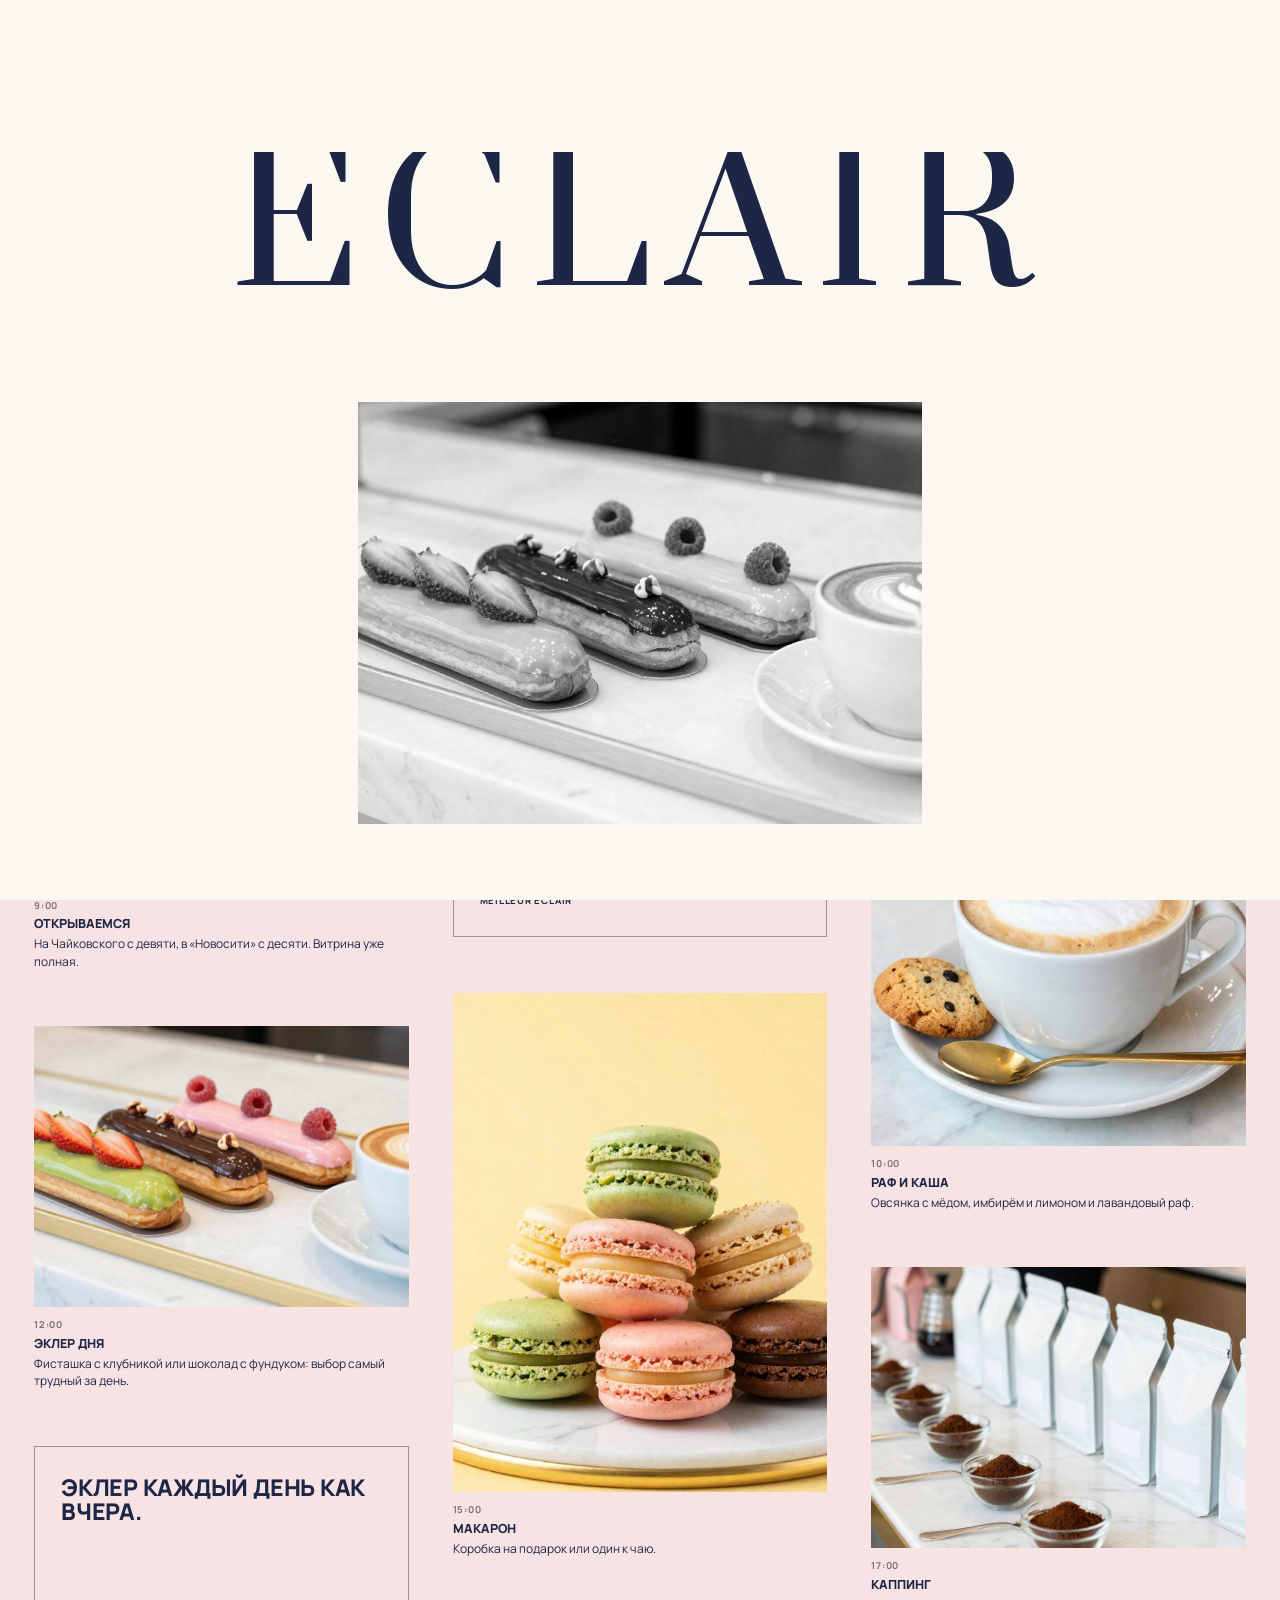
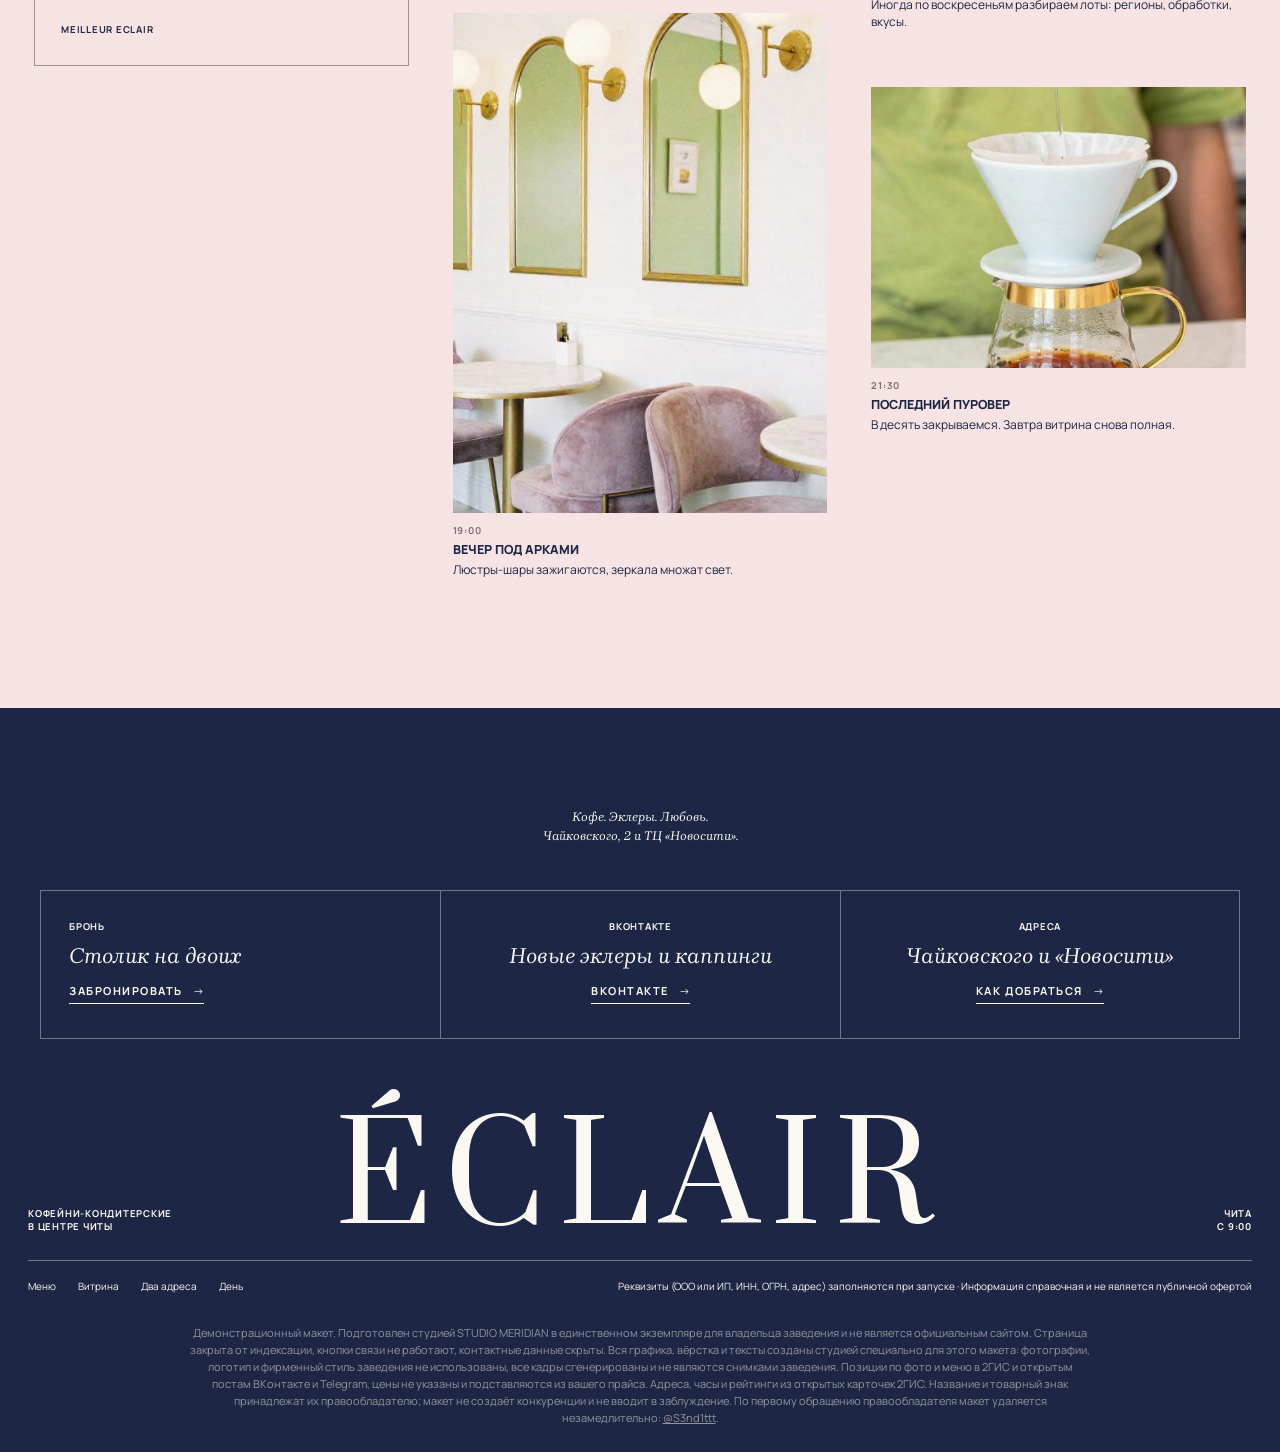
<file: den/index.html>
<!DOCTYPE html>
<html lang="ru" data-v="1" data-base="../" class="nojs" data-tone="l">
<head>
<meta charset="UTF-8">
<meta name="viewport" content="width=device-width, initial-scale=1, viewport-fit=cover">
<meta name="robots" content="noindex, nofollow">
<title>День в Meilleur Eclair · Демо-макет сайта · STUDIO MERIDIAN</title>
<meta name="description" content="Один день кофейни-кондитерской Meilleur Eclair в Чите.">
<meta name="theme-color" content="#1E2645">
<meta property="og:type" content="website">
<meta property="og:title" content="Демо-макет сайта · STUDIO MERIDIAN">
<meta property="og:description" content="Один день кофейни-кондитерской Meilleur Eclair в Чите.">
<meta property="og:url" content="https://eclair.meridianstud.ru/den/">
<meta property="og:image" content="https://eclair.meridianstud.ru/img/og.jpg?v=1">
<link rel="icon" href="data:image/svg+xml,%3Csvg xmlns='http://www.w3.org/2000/svg' viewBox='0 0 40 40'%3E%3Crect width='40' height='40' rx='8' fill='%23CFDB52'/%3E%3Crect x='6' y='16' width='28' height='11' rx='5.5' fill='%23F4C6CC' stroke='%231E2645' stroke-width='2'/%3E%3C/svg%3E">
<link rel="preload" href="../fonts/prata-cyrillic.woff2" as="font" type="font/woff2" crossorigin>
<link rel="preload" href="../fonts/manrope.woff2" as="font" type="font/woff2" crossorigin>
<link rel="stylesheet" href="../skin.css?v=3e9a153c">
<link rel="stylesheet" href="../venue.css?v=71c86c19">
<noscript><style>.curtain{display:none}</style></noscript>
</head>
<body>
<p class="demo-strip">Демо-макет студии MERIDIAN · не является официальным сайтом заведения</p>
<div class="curtain" aria-hidden="true"><p class="wm"><span style="--i:0">é</span><span style="--i:1">c</span><span style="--i:2">l</span><span style="--i:3">a</span><span style="--i:4">i</span><span style="--i:5">r</span></p><div class="pic"><div class="pi"><img src="../img/h-eclair.jpg?v=1" alt="" decoding="async" width="1152" height="768"></div></div></div>
<div class="veil" aria-hidden="true"></div>
<header class="top">
  <nav class="nav" aria-label="Разделы"><a href="../menu/">Меню</a><a href="../#vitrina">Витрина</a><a href="../gde/">Два адреса</a><a href="../den/" aria-current="page">День</a></nav>
  <button class="burger" type="button" aria-expanded="false" aria-controls="menu">Меню</button>
  <a class="logo" href="../" aria-label="Meilleur Eclair, на главную"><svg class="lamp" viewBox="0 0 40 40" aria-hidden="true"><rect x="5" y="17" width="30" height="11" rx="5.5" fill="none" stroke="currentColor" stroke-width="2"/><path d="M8 19.5c4-2 20-2 24 0" stroke="currentColor" stroke-width="3" stroke-linecap="round"/><path d="M30 5l1.2 3.3L34.5 9.5l-3.3 1.2L30 14l-1.2-3.3L25.5 9.5l3.3-1.2z" fill="currentColor"/></svg><span>éclair</span></a>
  <div class="right"><span class="now" data-now></span><button type="button" data-hint="В рабочей версии кнопка открывает бронь столика или сразу набирает номер.">Забронировать</button></div>
</header>
<div class="menu" id="menu" hidden><nav aria-label="Меню"><a href="../menu/">Меню</a><a href="../#vitrina">Витрина</a><a href="../gde/">Два адреса</a><a href="../den/" aria-current="page">День</a></nav></div>
<main class="daily" data-bg="l">

  <section class="dh"><h1 class="script rv"><span class="ln"><span>День в Meilleur Eclair</span></span></h1><p class="lead">От первого капучино<br>до последнего эклера с витрины.</p></section>
  <section class="mas"><div class="col"><div class="it2 w"><figure class="px"><img src="../img/m-window.jpg?v=1" alt="" loading="lazy" decoding="async" width="1152" height="768"></figure><div class="cap2"><span class="k">9:00</span><b>Открываемся</b><span>На Чайковского с девяти, в «Новосити» с десяти. Витрина уже полная.</span></div></div><div class="it2 w"><figure class="px"><img src="../img/h-eclair.jpg?v=1" alt="" loading="lazy" decoding="async" width="1152" height="768"></figure><div class="cap2"><span class="k">12:00</span><b>Эклер дня</b><span>Фисташка с клубникой или шоколад с фундуком: выбор самый трудный за день.</span></div></div><div class="qt"><p class="cap s">Эклер каждый день как вчера.</p><p class="k">Meilleur Eclair</p></div></div><div class="col"><div class="qt"><p class="cap s">Кофе. Эклеры. Любовь.</p><p class="k">Meilleur Eclair</p></div><div class="it2 t"><figure class="px"><img src="../img/m-macarons.jpg?v=1" alt="" loading="lazy" decoding="async" width="704" height="880"></figure><div class="cap2"><span class="k">15:00</span><b>Макарон</b><span>Коробка на подарок или один к чаю.</span></div></div><div class="it2 t"><figure class="px"><img src="../img/m-hall.jpg?v=1" alt="" loading="lazy" decoding="async" width="1152" height="768"></figure><div class="cap2"><span class="k">19:00</span><b>Вечер под арками</b><span>Люстры-шары зажигаются, зеркала множат свет.</span></div></div></div><div class="col"><div class="it2 t"><figure class="px"><img src="../img/m-raf.jpg?v=1" alt="" loading="lazy" decoding="async" width="704" height="880"></figure><div class="cap2"><span class="k">10:00</span><b>Раф и каша</b><span>Овсянка с мёдом, имбирём и лимоном и лавандовый раф.</span></div></div><div class="it2 w"><figure class="px"><img src="../img/m-cupping.jpg?v=1" alt="" loading="lazy" decoding="async" width="1152" height="768"></figure><div class="cap2"><span class="k">17:00</span><b>Каппинг</b><span>Иногда по воскресеньям разбираем лоты: регионы, обработки, вкусы.</span></div></div><div class="it2 w"><figure class="px"><img src="../img/m-filter.jpg?v=1" alt="" loading="lazy" decoding="async" width="704" height="880"></figure><div class="cap2"><span class="k">21:30</span><b>Последний пуровер</b><span>В десять закрываемся. Завтра витрина снова полная.</span></div></div></div></section>
</main>
<footer class="foot" data-bg="g">
  <p class="quote">Кофе. Эклеры. Любовь.<br>Чайковского, 2 и ТЦ «Новосити».</p>
  <div class="boxes"><div class="box"><p class="k">Бронь</p><p class="it">Столик на двоих</p><button class="btn" type="button" data-hint="В рабочей версии здесь бронь столика.">Забронировать</button></div><div class="box"><p class="k">ВКонтакте</p><p class="it">Новые эклеры и каппинги</p><button class="btn" type="button" data-hint="В рабочей версии здесь ваша группа ВКонтакте.">ВКонтакте</button></div><div class="box"><p class="k">Адреса</p><p class="it">Чайковского и «Новосити»</p><a class="btn" href="../gde/">Как добраться</a></div></div>
  <div class="sig"><p class="k">Кофейни-кондитерские<br>в центре Читы</p><p class="wm" aria-hidden="true">éclair</p><p class="k r">Чита<br>с 9:00</p></div>
  <div class="fine">
    <span><a href="../menu/">Меню</a><a href="../#vitrina">Витрина</a><a href="../gde/">Два адреса</a><a href="../den/">День</a></span>
    <span>Реквизиты (ООО или ИП, ИНН, ОГРН, адрес) заполняются при запуске · Информация справочная и не является публичной офертой</span>
  </div>
  <p class="note">Демонстрационный макет. Подготовлен студией STUDIO MERIDIAN в единственном экземпляре для владельца заведения и не является официальным сайтом. Страница закрыта от индексации, кнопки связи не работают, контактные данные скрыты. Вся графика, вёрстка и тексты созданы студией специально для этого макета: фотографии, логотип и фирменный стиль заведения не использованы, все кадры сгенерированы и не являются снимками заведения. Позиции по фото и меню в 2ГИС и открытым постам ВКонтакте и Telegram, цены не указаны и подставляются из вашего прайса. Адреса, часы и рейтинги из открытых карточек 2ГИС. Название и товарный знак принадлежат их правообладателю; макет не создаёт конкуренции и не вводит в заблуждение. По первому обращению правообладателя макет удаляется незамедлительно: <a href="https://t.me/S3nd1ttt" target="_blank" rel="noopener">@S3nd1ttt</a>.</p>
</footer>
<div class="toast" role="status" aria-live="polite" hidden></div>
<a class="mer-badge" href="https://t.me/S3nd1ttt" target="_blank" rel="noopener">MERIDIAN · Демо</a>
<script src="../skin.js?v=77db7cbb"></script>
</body>
</html>
</file>
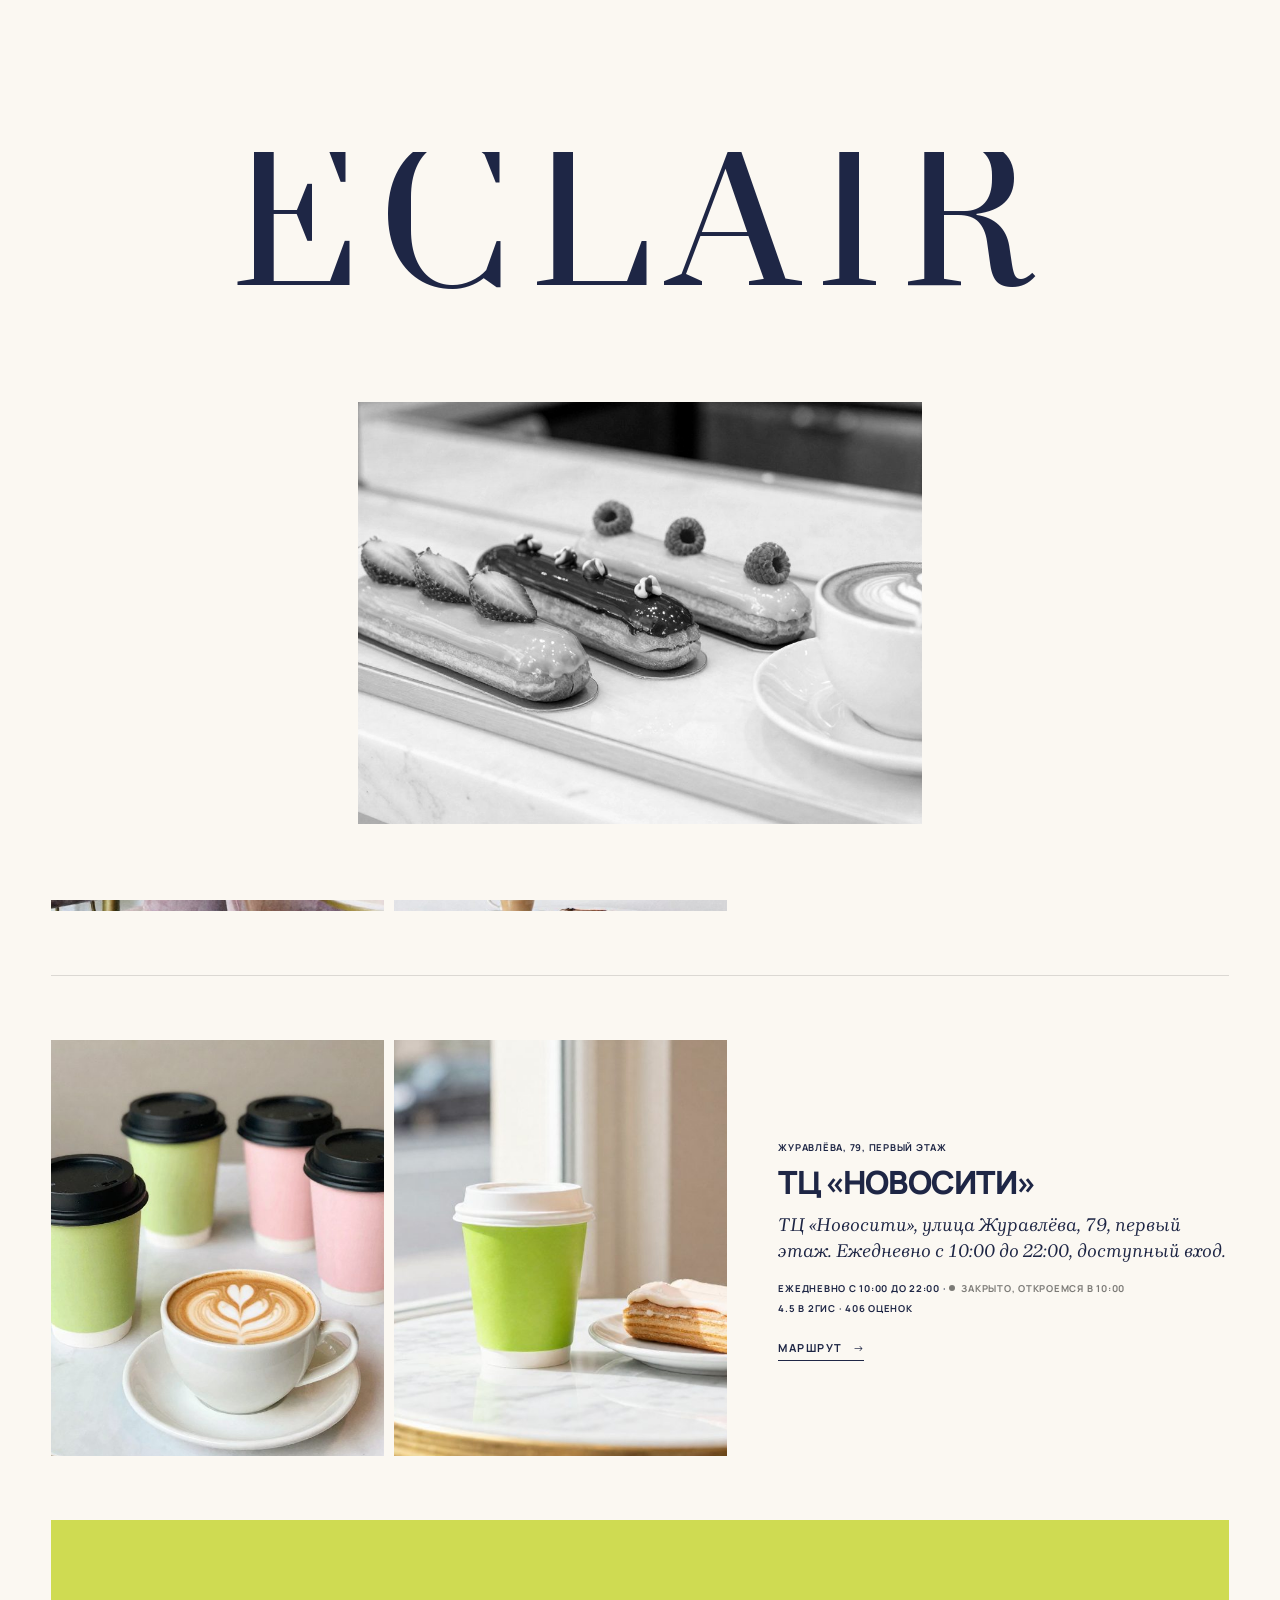
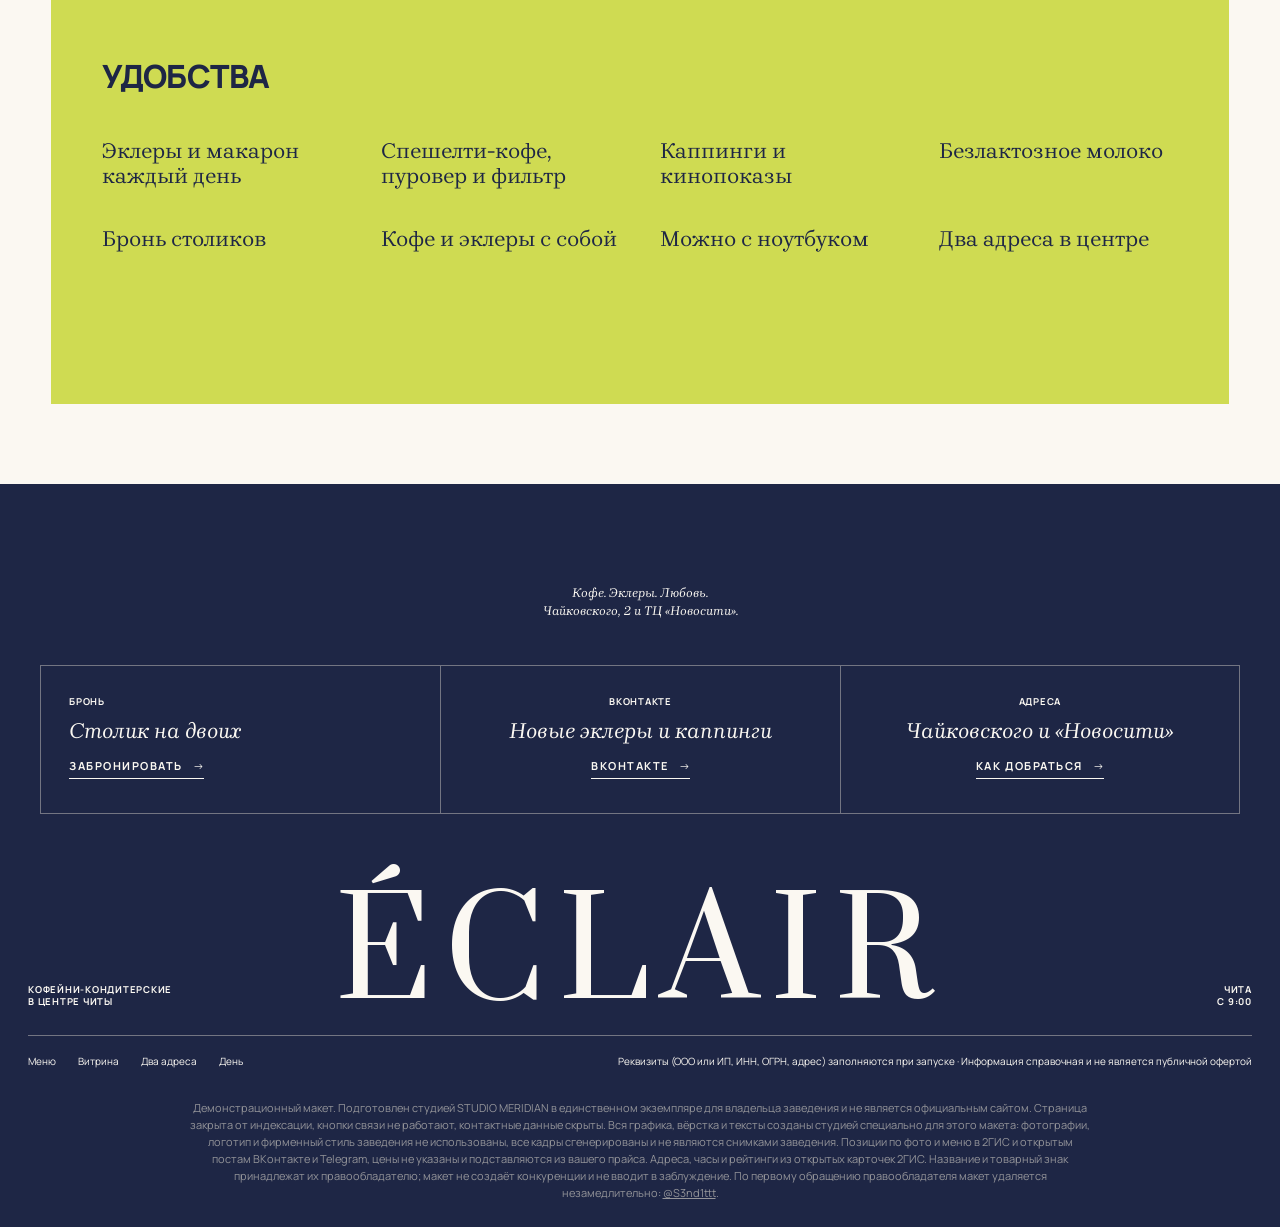
<file: gde/index.html>
<!DOCTYPE html>
<html lang="ru" data-v="1" data-base="../" class="nojs" data-tone="p">
<head>
<meta charset="UTF-8">
<meta name="viewport" content="width=device-width, initial-scale=1, viewport-fit=cover">
<meta name="robots" content="noindex, nofollow">
<title>Два адреса · Демо-макет сайта · STUDIO MERIDIAN</title>
<meta name="description" content="Meilleur Eclair: улица Чайковского, 2 у площади Ленина (9:00-22:00) и ТЦ «Новосити», Журавлёва, 79 (10:00-22:00).">
<meta name="theme-color" content="#1E2645">
<meta property="og:type" content="website">
<meta property="og:title" content="Демо-макет сайта · STUDIO MERIDIAN">
<meta property="og:description" content="Meilleur Eclair: улица Чайковского, 2 у площади Ленина (9:00-22:00) и ТЦ «Новосити», Журавлёва, 79 (10:00-22:00).">
<meta property="og:url" content="https://eclair.meridianstud.ru/gde/">
<meta property="og:image" content="https://eclair.meridianstud.ru/img/og.jpg?v=1">
<link rel="icon" href="data:image/svg+xml,%3Csvg xmlns='http://www.w3.org/2000/svg' viewBox='0 0 40 40'%3E%3Crect width='40' height='40' rx='8' fill='%23CFDB52'/%3E%3Crect x='6' y='16' width='28' height='11' rx='5.5' fill='%23F4C6CC' stroke='%231E2645' stroke-width='2'/%3E%3C/svg%3E">
<link rel="preload" href="../fonts/prata-cyrillic.woff2" as="font" type="font/woff2" crossorigin>
<link rel="preload" href="../fonts/manrope.woff2" as="font" type="font/woff2" crossorigin>
<link rel="stylesheet" href="../skin.css?v=3e9a153c">
<link rel="stylesheet" href="../venue.css?v=71c86c19">
<noscript><style>.curtain{display:none}</style></noscript>
</head>
<body>
<p class="demo-strip">Демо-макет студии MERIDIAN · не является официальным сайтом заведения</p>
<div class="curtain" aria-hidden="true"><p class="wm"><span style="--i:0">é</span><span style="--i:1">c</span><span style="--i:2">l</span><span style="--i:3">a</span><span style="--i:4">i</span><span style="--i:5">r</span></p><div class="pic"><div class="pi"><img src="../img/h-eclair.jpg?v=1" alt="" decoding="async" width="1152" height="768"></div></div></div>
<div class="veil" aria-hidden="true"></div>
<header class="top">
  <nav class="nav" aria-label="Разделы"><a href="../menu/">Меню</a><a href="../#vitrina">Витрина</a><a href="../gde/" aria-current="page">Два адреса</a><a href="../den/">День</a></nav>
  <button class="burger" type="button" aria-expanded="false" aria-controls="menu">Меню</button>
  <a class="logo" href="../" aria-label="Meilleur Eclair, на главную"><svg class="lamp" viewBox="0 0 40 40" aria-hidden="true"><rect x="5" y="17" width="30" height="11" rx="5.5" fill="none" stroke="currentColor" stroke-width="2"/><path d="M8 19.5c4-2 20-2 24 0" stroke="currentColor" stroke-width="3" stroke-linecap="round"/><path d="M30 5l1.2 3.3L34.5 9.5l-3.3 1.2L30 14l-1.2-3.3L25.5 9.5l3.3-1.2z" fill="currentColor"/></svg><span>éclair</span></a>
  <div class="right"><span class="now" data-now></span><button type="button" data-hint="В рабочей версии кнопка открывает бронь столика или сразу набирает номер.">Забронировать</button></div>
</header>
<div class="menu" id="menu" hidden><nav aria-label="Меню"><a href="../menu/">Меню</a><a href="../#vitrina">Витрина</a><a href="../gde/" aria-current="page">Два адреса</a><a href="../den/">День</a></nav></div>
<main class="spots-p" data-bg="p">

  <section class="mh"><p class="kick">Чита</p><h1 class="cap l rv"><span class="ln"><span>Два</span></span><span class="ln"><span>адреса</span></span></h1></section>
  <article class="spot" id="chaykovskogo">
    <div class="sp2"><figure class="px"><img src="../img/m-hall.jpg?v=1" alt="Чайковского, 2" loading="lazy" decoding="async" width="1152" height="768"></figure><figure class="px"><img src="../img/m-arch.jpg?v=1" alt="" loading="lazy" decoding="async" width="704" height="880"></figure></div>
    <div class="si">
      <p class="k">у площади Ленина · Премия 2ГИС, лучшая кондитерская 2023, 2025 и 2026</p>
      <h2 class="cap m">Чайковского, 2</h2>
      <p class="it">Улица Чайковского, 2, рядом с площадью Ленина. Ежедневно с 9:00 до 22:00, до 16 гостей, бронь столиков.</p>
      <p class="k">Ежедневно с 9:00 до 22:00 · <span class="st" data-open="9" data-close="22"></span></p>
      <p class="k">5.0 в 2ГИС · 548 оценок</p>
      <button class="btn" type="button" data-hint="В рабочей версии кнопка откроет маршрут в 2ГИС или Яндекс Картах.">Маршрут</button>
    </div>
  </article>
  <article class="spot" id="novositi">
    <div class="sp2"><figure class="px"><img src="../img/m-cups.jpg?v=1" alt="ТЦ «Новосити»" loading="lazy" decoding="async" width="704" height="880"></figure><figure class="px"><img src="../img/m-window.jpg?v=1" alt="" loading="lazy" decoding="async" width="1152" height="768"></figure></div>
    <div class="si">
      <p class="k">Журавлёва, 79, первый этаж</p>
      <h2 class="cap m">ТЦ «Новосити»</h2>
      <p class="it">ТЦ «Новосити», улица Журавлёва, 79, первый этаж. Ежедневно с 10:00 до 22:00, доступный вход.</p>
      <p class="k">Ежедневно с 10:00 до 22:00 · <span class="st" data-open="10" data-close="22"></span></p>
      <p class="k">4.5 в 2ГИС · 406 оценок</p>
      <button class="btn" type="button" data-hint="В рабочей версии кнопка откроет маршрут в 2ГИС или Яндекс Картах.">Маршрут</button>
    </div>
  </article>
  <section class="gives feats"><h2 class="cap m">Удобства</h2><div class="gv"><div><b>Эклеры и макарон каждый день</b></div><div><b>Спешелти-кофе, пуровер и фильтр</b></div><div><b>Каппинги и кинопоказы</b></div><div><b>Безлактозное молоко</b></div><div><b>Бронь столиков</b></div><div><b>Кофе и эклеры с собой</b></div><div><b>Можно с ноутбуком</b></div><div><b>Два адреса в центре</b></div></div></section>
</main>
<footer class="foot" data-bg="g">
  <p class="quote">Кофе. Эклеры. Любовь.<br>Чайковского, 2 и ТЦ «Новосити».</p>
  <div class="boxes"><div class="box"><p class="k">Бронь</p><p class="it">Столик на двоих</p><button class="btn" type="button" data-hint="В рабочей версии здесь бронь столика.">Забронировать</button></div><div class="box"><p class="k">ВКонтакте</p><p class="it">Новые эклеры и каппинги</p><button class="btn" type="button" data-hint="В рабочей версии здесь ваша группа ВКонтакте.">ВКонтакте</button></div><div class="box"><p class="k">Адреса</p><p class="it">Чайковского и «Новосити»</p><a class="btn" href="../gde/">Как добраться</a></div></div>
  <div class="sig"><p class="k">Кофейни-кондитерские<br>в центре Читы</p><p class="wm" aria-hidden="true">éclair</p><p class="k r">Чита<br>с 9:00</p></div>
  <div class="fine">
    <span><a href="../menu/">Меню</a><a href="../#vitrina">Витрина</a><a href="../gde/">Два адреса</a><a href="../den/">День</a></span>
    <span>Реквизиты (ООО или ИП, ИНН, ОГРН, адрес) заполняются при запуске · Информация справочная и не является публичной офертой</span>
  </div>
  <p class="note">Демонстрационный макет. Подготовлен студией STUDIO MERIDIAN в единственном экземпляре для владельца заведения и не является официальным сайтом. Страница закрыта от индексации, кнопки связи не работают, контактные данные скрыты. Вся графика, вёрстка и тексты созданы студией специально для этого макета: фотографии, логотип и фирменный стиль заведения не использованы, все кадры сгенерированы и не являются снимками заведения. Позиции по фото и меню в 2ГИС и открытым постам ВКонтакте и Telegram, цены не указаны и подставляются из вашего прайса. Адреса, часы и рейтинги из открытых карточек 2ГИС. Название и товарный знак принадлежат их правообладателю; макет не создаёт конкуренции и не вводит в заблуждение. По первому обращению правообладателя макет удаляется незамедлительно: <a href="https://t.me/S3nd1ttt" target="_blank" rel="noopener">@S3nd1ttt</a>.</p>
</footer>
<div class="toast" role="status" aria-live="polite" hidden></div>
<a class="mer-badge" href="https://t.me/S3nd1ttt" target="_blank" rel="noopener">MERIDIAN · Демо</a>
<script src="../skin.js?v=77db7cbb"></script>
</body>
</html>
</file>
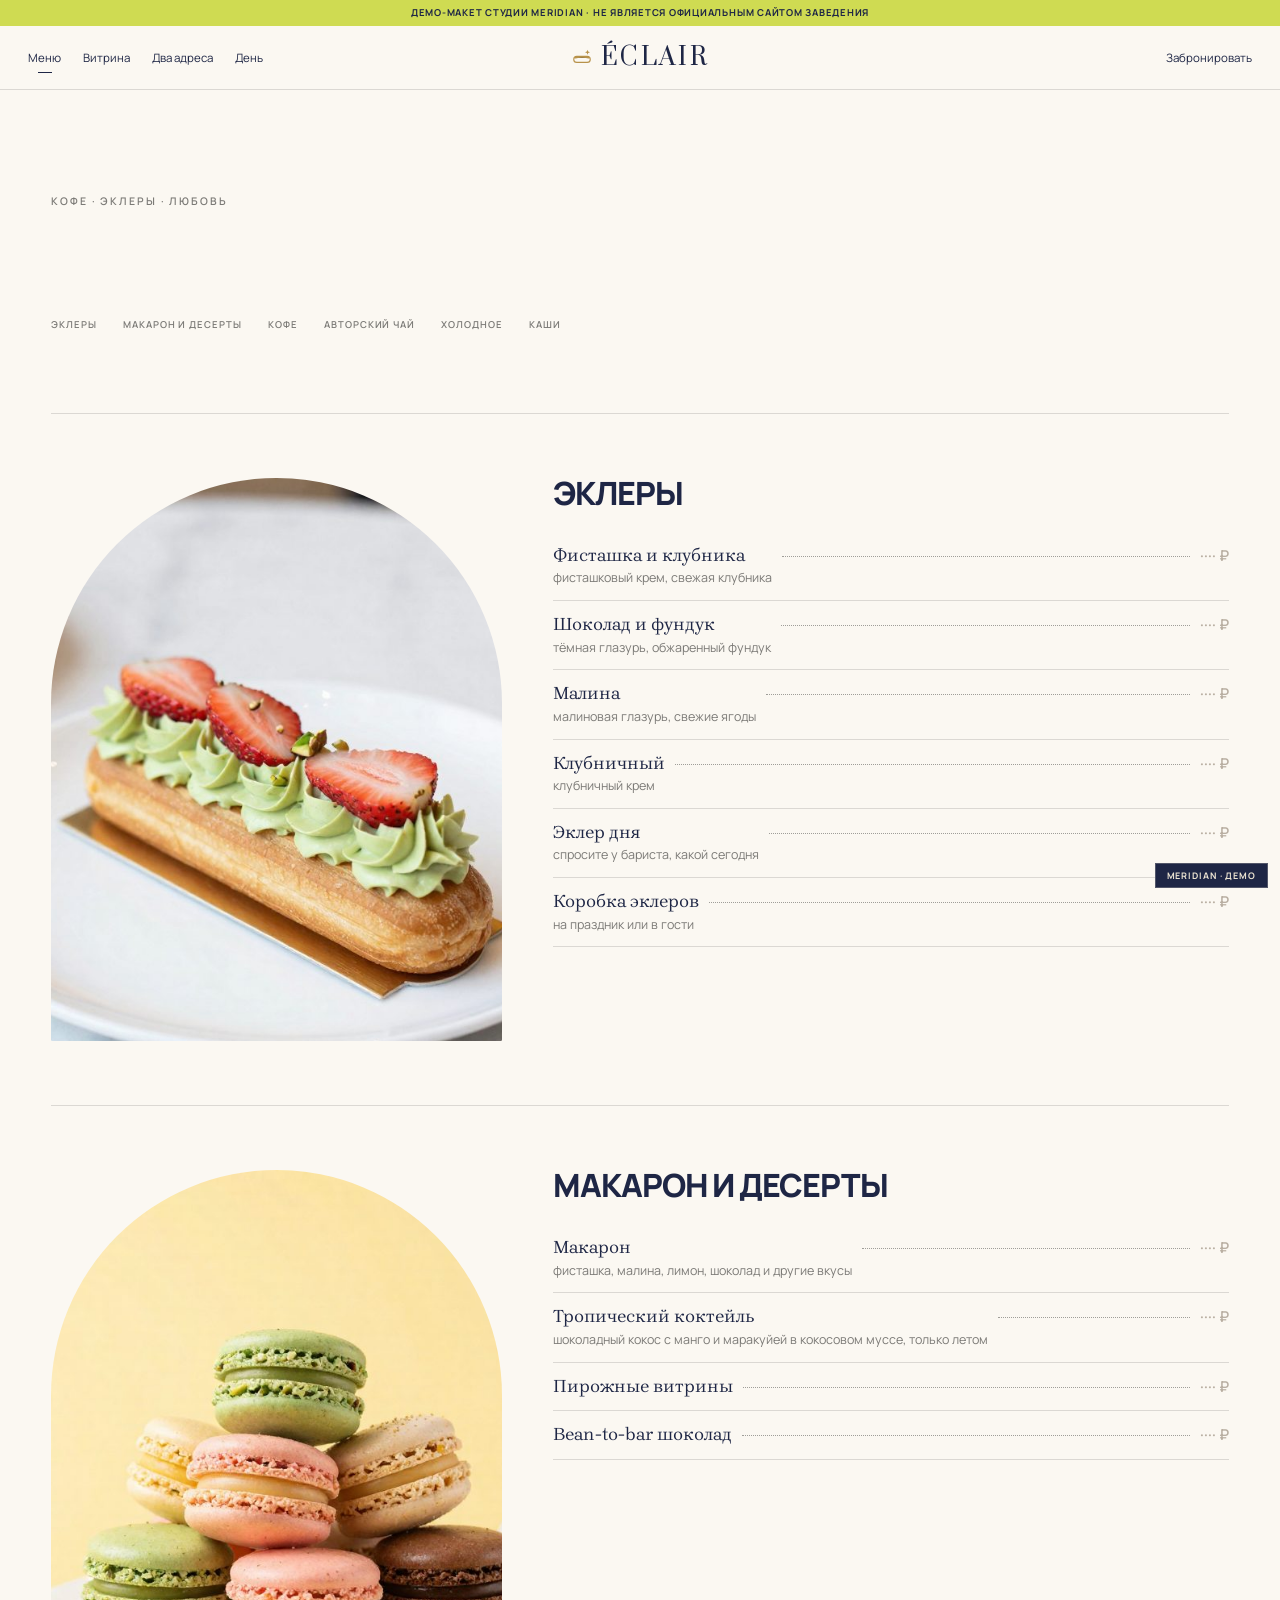
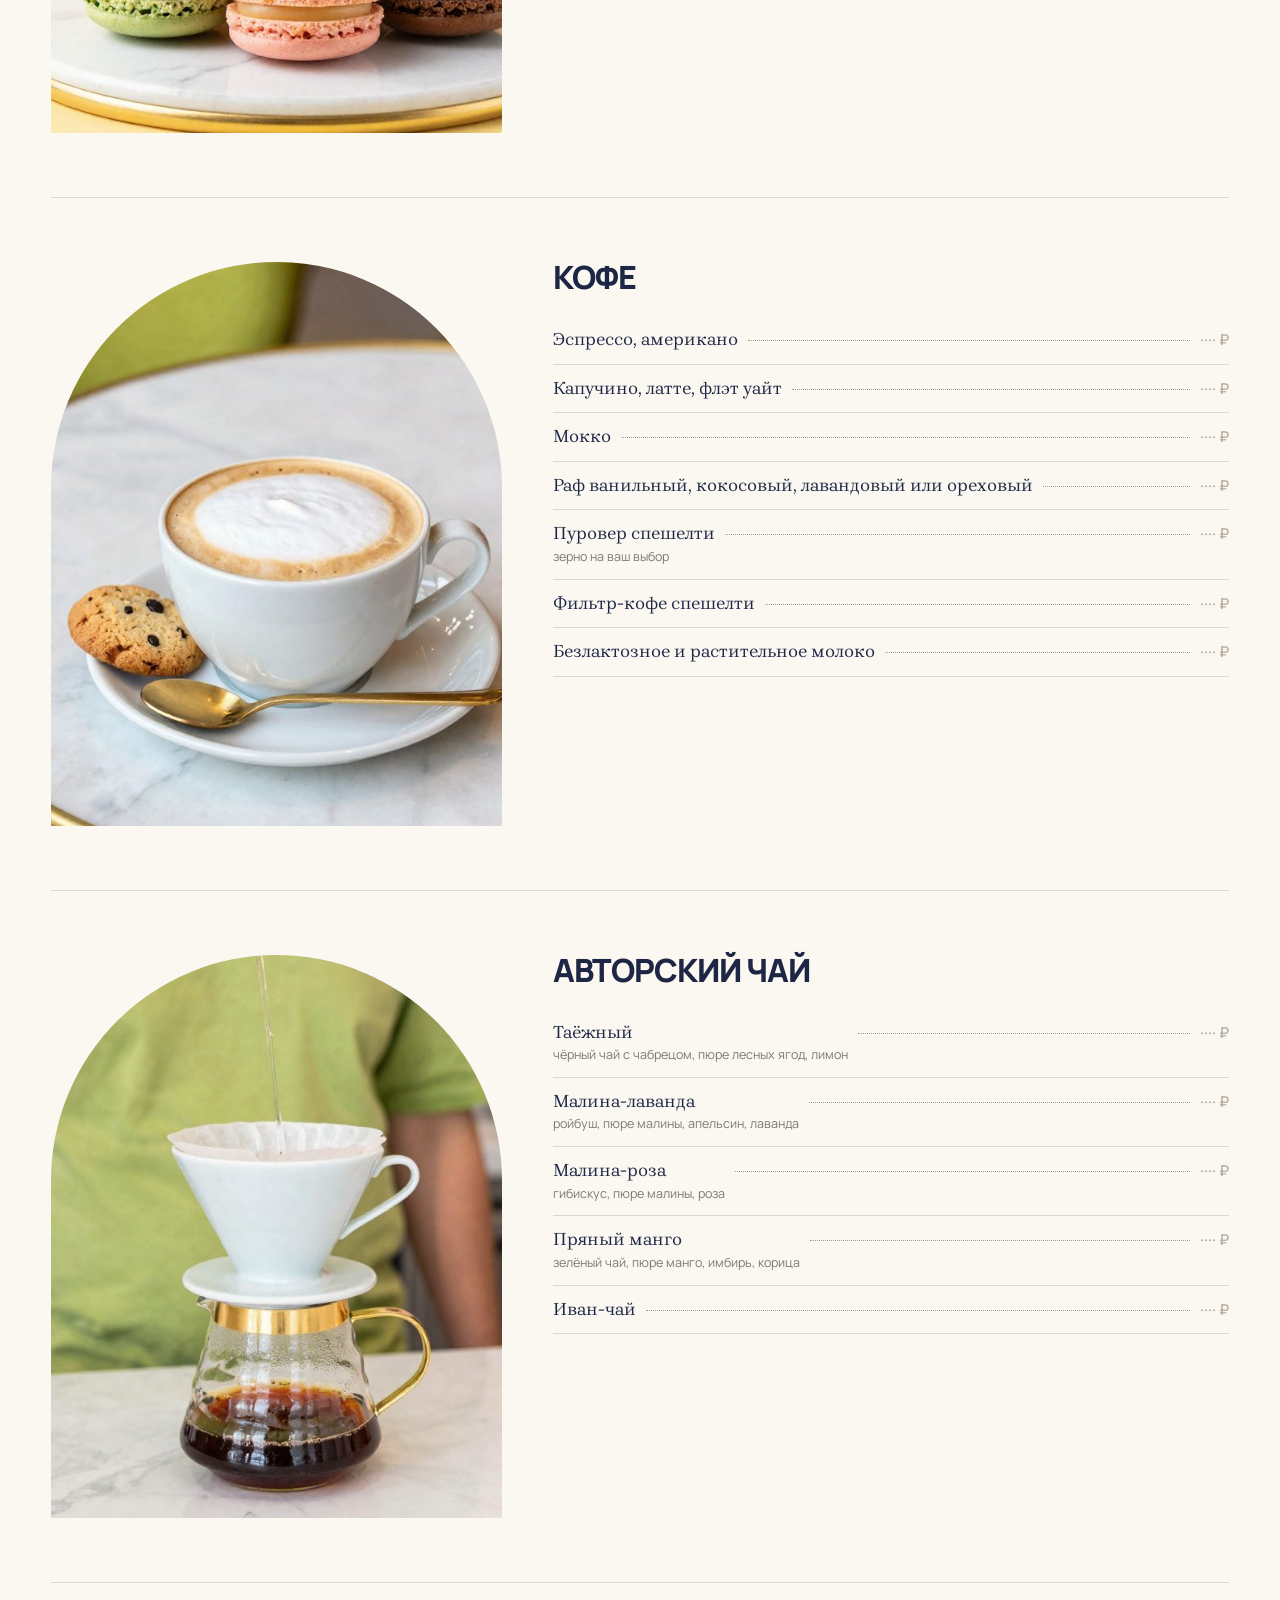
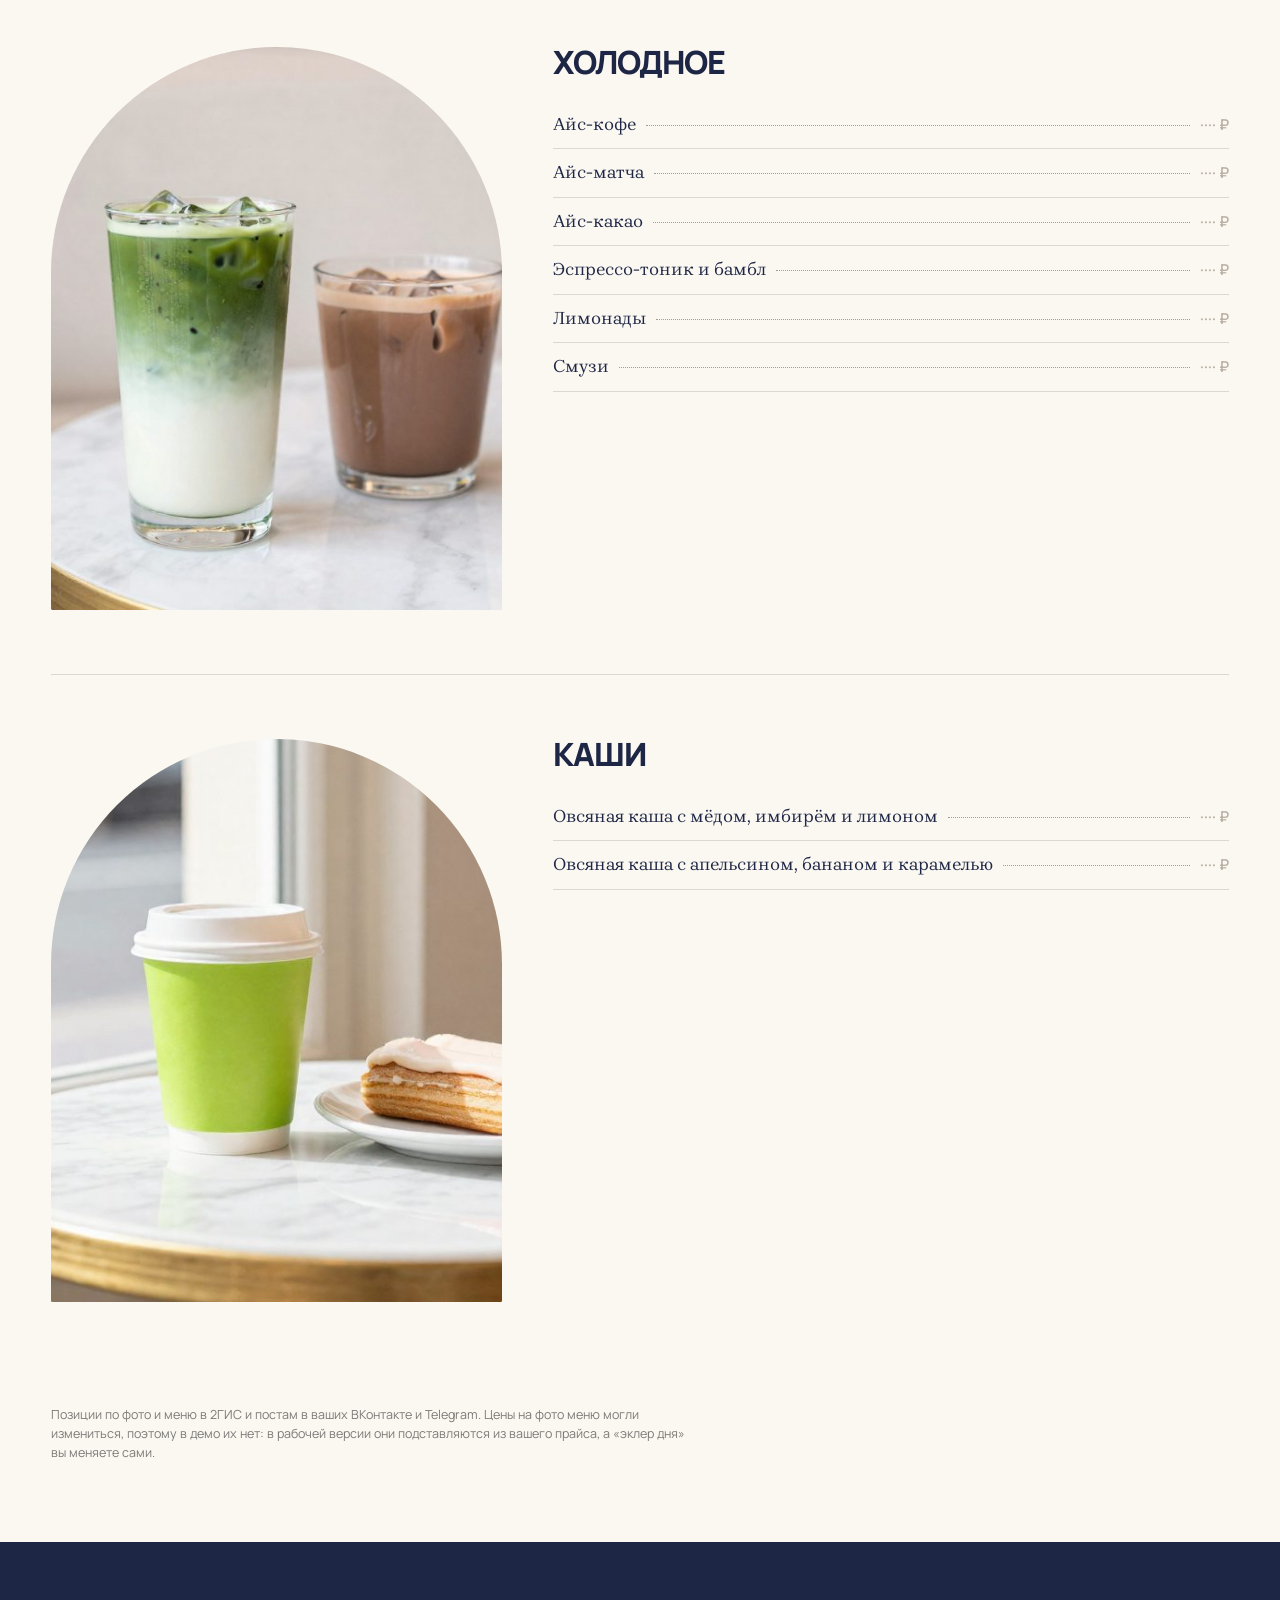
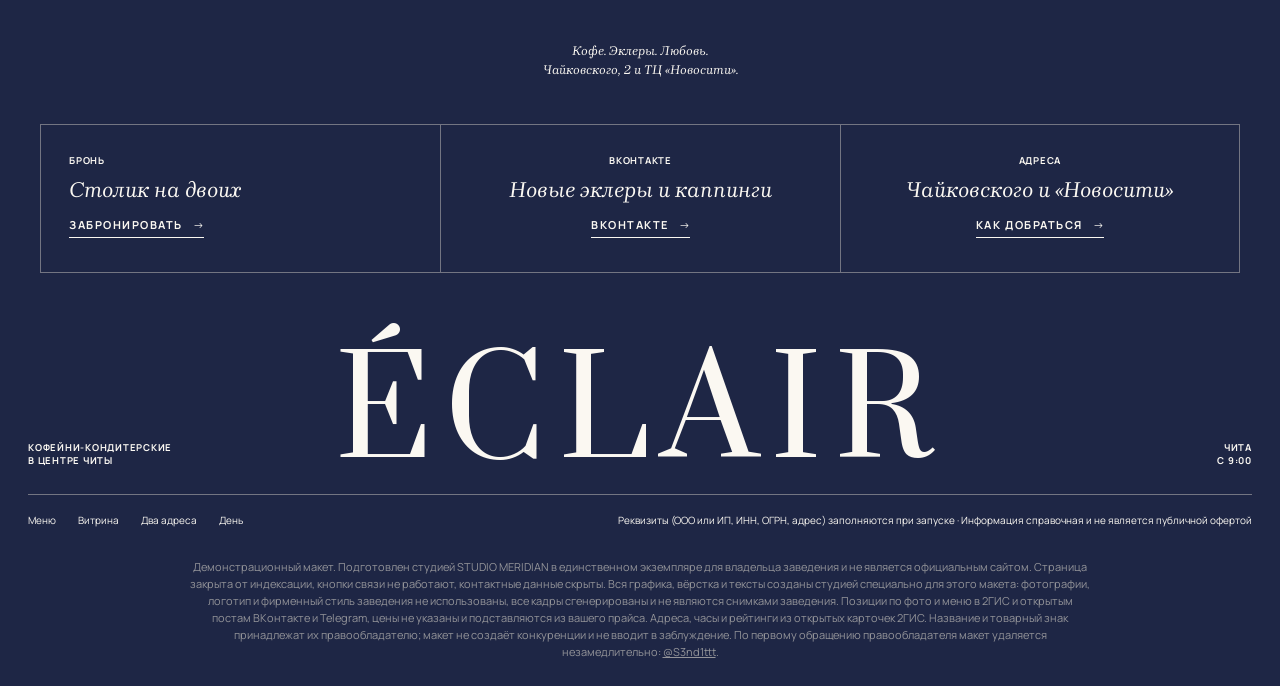
<file: menu/index.html>
<!DOCTYPE html>
<html lang="ru" data-v="1" data-base="../" class="nojs" data-tone="p">
<head>
<meta charset="UTF-8">
<meta name="viewport" content="width=device-width, initial-scale=1, viewport-fit=cover">
<meta name="robots" content="noindex, nofollow">
<title>Меню · Демо-макет сайта · STUDIO MERIDIAN</title>
<meta name="description" content="Меню кофеен-кондитерских Meilleur Eclair в Чите: эклеры, макарон, спешелти-кофе, авторский чай.">
<meta name="theme-color" content="#1E2645">
<meta property="og:type" content="website">
<meta property="og:title" content="Демо-макет сайта · STUDIO MERIDIAN">
<meta property="og:description" content="Меню кофеен-кондитерских Meilleur Eclair в Чите: эклеры, макарон, спешелти-кофе, авторский чай.">
<meta property="og:url" content="https://eclair.meridianstud.ru/menu/">
<meta property="og:image" content="https://eclair.meridianstud.ru/img/og.jpg?v=1">
<link rel="icon" href="data:image/svg+xml,%3Csvg xmlns='http://www.w3.org/2000/svg' viewBox='0 0 40 40'%3E%3Crect width='40' height='40' rx='8' fill='%23CFDB52'/%3E%3Crect x='6' y='16' width='28' height='11' rx='5.5' fill='%23F4C6CC' stroke='%231E2645' stroke-width='2'/%3E%3C/svg%3E">
<link rel="preload" href="../fonts/prata-cyrillic.woff2" as="font" type="font/woff2" crossorigin>
<link rel="preload" href="../fonts/manrope.woff2" as="font" type="font/woff2" crossorigin>
<link rel="stylesheet" href="../skin.css?v=3e9a153c">
<link rel="stylesheet" href="../venue.css?v=71c86c19">
<noscript><style>.curtain{display:none}</style></noscript>
</head>
<body>
<p class="demo-strip">Демо-макет студии MERIDIAN · не является официальным сайтом заведения</p>
<div class="curtain" aria-hidden="true"><p class="wm"><span style="--i:0">é</span><span style="--i:1">c</span><span style="--i:2">l</span><span style="--i:3">a</span><span style="--i:4">i</span><span style="--i:5">r</span></p><div class="pic"><div class="pi"><img src="../img/h-eclair.jpg?v=1" alt="" decoding="async" width="1152" height="768"></div></div></div>
<div class="veil" aria-hidden="true"></div>
<header class="top">
  <nav class="nav" aria-label="Разделы"><a href="../menu/" aria-current="page">Меню</a><a href="../#vitrina">Витрина</a><a href="../gde/">Два адреса</a><a href="../den/">День</a></nav>
  <button class="burger" type="button" aria-expanded="false" aria-controls="menu">Меню</button>
  <a class="logo" href="../" aria-label="Meilleur Eclair, на главную"><svg class="lamp" viewBox="0 0 40 40" aria-hidden="true"><rect x="5" y="17" width="30" height="11" rx="5.5" fill="none" stroke="currentColor" stroke-width="2"/><path d="M8 19.5c4-2 20-2 24 0" stroke="currentColor" stroke-width="3" stroke-linecap="round"/><path d="M30 5l1.2 3.3L34.5 9.5l-3.3 1.2L30 14l-1.2-3.3L25.5 9.5l3.3-1.2z" fill="currentColor"/></svg><span>éclair</span></a>
  <div class="right"><span class="now" data-now></span><button type="button" data-hint="В рабочей версии кнопка открывает бронь столика или сразу набирает номер.">Забронировать</button></div>
</header>
<div class="menu" id="menu" hidden><nav aria-label="Меню"><a href="../menu/" aria-current="page">Меню</a><a href="../#vitrina">Витрина</a><a href="../gde/">Два адреса</a><a href="../den/">День</a></nav></div>
<main class="menu-p" data-bg="p">

  <section class="mh"><p class="kick">Кофе · эклеры · любовь</p><h1 class="cap l rv"><span class="ln"><span>Меню</span></span></h1><nav class="mtabs" aria-label="Разделы меню"><a href="#eklery">Эклеры</a><a href="#deserty">Макарон и десерты</a><a href="#kofe">Кофе</a><a href="#chai">Авторский чай</a><a href="#holod">Холодное</a><a href="#kashi">Каши</a></nav></section>
  <section class="mcat" id="eklery"><figure class="px"><img src="../img/m-pistachio.jpg?v=1" alt="Эклеры" loading="lazy" decoding="async" width="704" height="880"></figure><div><h2 class="cap m">Эклеры</h2><ul class="mlist"><li><span><b>Фисташка и клубника</b><small>фисташковый крем, свежая клубника</small></span><i></i><em>···· ₽</em></li><li><span><b>Шоколад и фундук</b><small>тёмная глазурь, обжаренный фундук</small></span><i></i><em>···· ₽</em></li><li><span><b>Малина</b><small>малиновая глазурь, свежие ягоды</small></span><i></i><em>···· ₽</em></li><li><span><b>Клубничный</b><small>клубничный крем</small></span><i></i><em>···· ₽</em></li><li><span><b>Эклер дня</b><small>спросите у бариста, какой сегодня</small></span><i></i><em>···· ₽</em></li><li><span><b>Коробка эклеров</b><small>на праздник или в гости</small></span><i></i><em>···· ₽</em></li></ul></div></section>
  <section class="mcat" id="deserty"><figure class="px"><img src="../img/m-macarons.jpg?v=1" alt="Макарон и десерты" loading="lazy" decoding="async" width="704" height="880"></figure><div><h2 class="cap m">Макарон и десерты</h2><ul class="mlist"><li><span><b>Макарон</b><small>фисташка, малина, лимон, шоколад и другие вкусы</small></span><i></i><em>···· ₽</em></li><li><span><b>Тропический коктейль</b><small>шоколадный кокос с манго и маракуйей в кокосовом муссе, только летом</small></span><i></i><em>···· ₽</em></li><li><span><b>Пирожные витрины</b></span><i></i><em>···· ₽</em></li><li><span><b>Bean-to-bar шоколад</b></span><i></i><em>···· ₽</em></li></ul></div></section>
  <section class="mcat" id="kofe"><figure class="px"><img src="../img/m-raf.jpg?v=1" alt="Кофе" loading="lazy" decoding="async" width="704" height="880"></figure><div><h2 class="cap m">Кофе</h2><ul class="mlist"><li><span><b>Эспрессо, американо</b></span><i></i><em>···· ₽</em></li><li><span><b>Капучино, латте, флэт уайт</b></span><i></i><em>···· ₽</em></li><li><span><b>Мокко</b></span><i></i><em>···· ₽</em></li><li><span><b>Раф ванильный, кокосовый, лавандовый или ореховый</b></span><i></i><em>···· ₽</em></li><li><span><b>Пуровер спешелти</b><small>зерно на ваш выбор</small></span><i></i><em>···· ₽</em></li><li><span><b>Фильтр-кофе спешелти</b></span><i></i><em>···· ₽</em></li><li><span><b>Безлактозное и растительное молоко</b></span><i></i><em>···· ₽</em></li></ul></div></section>
  <section class="mcat" id="chai"><figure class="px"><img src="../img/m-filter.jpg?v=1" alt="Авторский чай" loading="lazy" decoding="async" width="704" height="880"></figure><div><h2 class="cap m">Авторский чай</h2><ul class="mlist"><li><span><b>Таёжный</b><small>чёрный чай с чабрецом, пюре лесных ягод, лимон</small></span><i></i><em>···· ₽</em></li><li><span><b>Малина-лаванда</b><small>ройбуш, пюре малины, апельсин, лаванда</small></span><i></i><em>···· ₽</em></li><li><span><b>Малина-роза</b><small>гибискус, пюре малины, роза</small></span><i></i><em>···· ₽</em></li><li><span><b>Пряный манго</b><small>зелёный чай, пюре манго, имбирь, корица</small></span><i></i><em>···· ₽</em></li><li><span><b>Иван-чай</b></span><i></i><em>···· ₽</em></li></ul></div></section>
  <section class="mcat" id="holod"><figure class="px"><img src="../img/m-matcha.jpg?v=1" alt="Холодное" loading="lazy" decoding="async" width="704" height="880"></figure><div><h2 class="cap m">Холодное</h2><ul class="mlist"><li><span><b>Айс-кофе</b></span><i></i><em>···· ₽</em></li><li><span><b>Айс-матча</b></span><i></i><em>···· ₽</em></li><li><span><b>Айс-какао</b></span><i></i><em>···· ₽</em></li><li><span><b>Эспрессо-тоник и бамбл</b></span><i></i><em>···· ₽</em></li><li><span><b>Лимонады</b></span><i></i><em>···· ₽</em></li><li><span><b>Смузи</b></span><i></i><em>···· ₽</em></li></ul></div></section>
  <section class="mcat" id="kashi"><figure class="px"><img src="../img/m-window.jpg?v=1" alt="Каши" loading="lazy" decoding="async" width="1152" height="768"></figure><div><h2 class="cap m">Каши</h2><ul class="mlist"><li><span><b>Овсяная каша с мёдом, имбирём и лимоном</b></span><i></i><em>···· ₽</em></li><li><span><b>Овсяная каша с апельсином, бананом и карамелью</b></span><i></i><em>···· ₽</em></li></ul></div></section>
  <p class="mnote">Позиции по фото и меню в 2ГИС и постам в ваших ВКонтакте и Telegram. Цены на фото меню могли измениться, поэтому в демо их нет: в рабочей версии они подставляются из вашего прайса, а «эклер дня» вы меняете сами.</p>
</main>
<footer class="foot" data-bg="g">
  <p class="quote">Кофе. Эклеры. Любовь.<br>Чайковского, 2 и ТЦ «Новосити».</p>
  <div class="boxes"><div class="box"><p class="k">Бронь</p><p class="it">Столик на двоих</p><button class="btn" type="button" data-hint="В рабочей версии здесь бронь столика.">Забронировать</button></div><div class="box"><p class="k">ВКонтакте</p><p class="it">Новые эклеры и каппинги</p><button class="btn" type="button" data-hint="В рабочей версии здесь ваша группа ВКонтакте.">ВКонтакте</button></div><div class="box"><p class="k">Адреса</p><p class="it">Чайковского и «Новосити»</p><a class="btn" href="../gde/">Как добраться</a></div></div>
  <div class="sig"><p class="k">Кофейни-кондитерские<br>в центре Читы</p><p class="wm" aria-hidden="true">éclair</p><p class="k r">Чита<br>с 9:00</p></div>
  <div class="fine">
    <span><a href="../menu/">Меню</a><a href="../#vitrina">Витрина</a><a href="../gde/">Два адреса</a><a href="../den/">День</a></span>
    <span>Реквизиты (ООО или ИП, ИНН, ОГРН, адрес) заполняются при запуске · Информация справочная и не является публичной офертой</span>
  </div>
  <p class="note">Демонстрационный макет. Подготовлен студией STUDIO MERIDIAN в единственном экземпляре для владельца заведения и не является официальным сайтом. Страница закрыта от индексации, кнопки связи не работают, контактные данные скрыты. Вся графика, вёрстка и тексты созданы студией специально для этого макета: фотографии, логотип и фирменный стиль заведения не использованы, все кадры сгенерированы и не являются снимками заведения. Позиции по фото и меню в 2ГИС и открытым постам ВКонтакте и Telegram, цены не указаны и подставляются из вашего прайса. Адреса, часы и рейтинги из открытых карточек 2ГИС. Название и товарный знак принадлежат их правообладателю; макет не создаёт конкуренции и не вводит в заблуждение. По первому обращению правообладателя макет удаляется незамедлительно: <a href="https://t.me/S3nd1ttt" target="_blank" rel="noopener">@S3nd1ttt</a>.</p>
</footer>
<div class="toast" role="status" aria-live="polite" hidden></div>
<a class="mer-badge" href="https://t.me/S3nd1ttt" target="_blank" rel="noopener">MERIDIAN · Демо</a>
<script src="../skin.js?v=77db7cbb"></script>
</body>
</html>
</file>
<file: skin.css>
/* DEMOKIT, кожа MAISON: каркас MAISON CAFÉ (шрифты Manrope и Brygada 1918, SIL OFL) для демо реальным заведениям.
   Палитра и шрифты в переменных :root, заведение переопределяет их в своём venue.css. Фон меняется по разделам data-bg. */
@font-face{font-family:'MSans';src:url(fonts/manrope.woff2) format('woff2');font-weight:400 800;font-display:swap}
@font-face{font-family:'MSerif';src:url(fonts/brygada.woff2) format('woff2');font-weight:400 700;font-style:normal;font-display:swap}
@font-face{font-family:'MSerif';src:url(fonts/brygada-italic.woff2) format('woff2');font-weight:400 700;font-style:italic;font-display:swap}

:root{
  --gr:#1E1E1C;--gr2:#282826;--pa:#F1EEE7;--li:#E2DBCC;--kr:#D3BE98;--ink:#171716;--cream:#E9E3D6;--brass:#D9B26F;--acc:var(--brass);--disp:var(--sans);
  --sans:'MSans',system-ui,sans-serif;--serif:'MSerif',Georgia,serif;
  --ease:cubic-bezier(.2,.8,.2,1);--eio:cubic-bezier(.77,0,.175,1);--eo:cubic-bezier(.25,.46,.45,.94);--hd:64px;
}
html{--bg:var(--gr);--fg:var(--cream);--mut:rgba(233,227,214,.58);--line:rgba(233,227,214,.16);--line2:rgba(233,227,214,.42);--tile:#4A5A4F}
html[data-tone=p]{--bg:var(--pa);--fg:var(--ink);--mut:rgba(23,23,22,.56);--line:rgba(23,23,22,.14);--line2:rgba(23,23,22,.4);--tile:#8E8982}
html[data-tone=l]{--bg:var(--li);--fg:var(--ink);--mut:rgba(23,23,22,.56);--line:rgba(23,23,22,.15);--line2:rgba(23,23,22,.4);--tile:#8E8982}
html[data-tone=k]{--bg:var(--kr);--fg:var(--ink);--mut:rgba(23,23,22,.6);--line:rgba(23,23,22,.18);--line2:rgba(23,23,22,.45);--tile:#8E8475}
html.en .ru,html:not(.en) .en{display:none}
*,*::before,*::after{box-sizing:border-box}
html,body{overflow-x:clip}
body{margin:0;background:var(--bg);color:var(--fg);font:400 15px/1.5 var(--sans);-webkit-font-smoothing:antialiased;transition:background-color .8s var(--ease),color .8s var(--ease)}
img,video{display:block;max-width:100%;height:auto}
a{color:inherit;text-decoration:none}
button,input{font:inherit;color:inherit}
button{background:none;border:0;padding:0;cursor:pointer}
figure{margin:0}
p{margin:0}
h1{margin:0;font:inherit}
.vh{position:absolute;width:1px;height:1px;overflow:hidden;clip:rect(0 0 0 0);white-space:nowrap}
:focus-visible{outline:1px solid currentColor;outline-offset:3px}

/* ── шрифтовые роли ── */
.cap{font:800 18px/.88 var(--disp);text-transform:uppercase;letter-spacing:-.035em;margin:0}
.cap.xl{font-size:clamp(56px,8.6vw,136px)}
.cap.l{font-size:clamp(40px,5.2vw,82px)}
.cap.m{font-size:clamp(24px,2.5vw,38px);line-height:.94;letter-spacing:-.03em}
.cap.s{font-size:15px;line-height:1.05;letter-spacing:-.01em}
.cap.s2{font-size:clamp(22px,2vw,28px);line-height:.95;letter-spacing:-.02em}
.kick{font:400 20px/1.2 var(--serif);margin-bottom:14px;letter-spacing:-.01em}
.lead{font-size:14px;line-height:1.5;margin-top:28px}
.k{font:700 9.5px/1.35 var(--sans);text-transform:uppercase;letter-spacing:.08em}
.btn{display:inline-block;border:1px solid var(--line2);padding:11px 28px;font:600 9.5px/1 var(--sans);text-transform:uppercase;letter-spacing:.12em;transition:background .3s,color .3s,border-color .3s}
.btn:hover{background:var(--fg);color:var(--bg);border-color:var(--fg)}

/* ── проявление заголовков по строкам (маска) и мягкое появление ── */
.ln{display:block;overflow:hidden;padding-bottom:.13em;margin-bottom:-.13em}
.ln>span{display:block;transform:translateY(108%);transition:transform 1.1s var(--ease)}
.ln:nth-child(2)>span{transition-delay:.09s}.ln:nth-child(3)>span{transition-delay:.18s}
.rv.in .ln>span{transform:none}
.rv-f{opacity:0;transform:translateY(16px);transition:opacity 1s var(--ease) .25s,transform 1s var(--ease) .25s}
.rv-f.in{opacity:1;transform:none}
html.nojs .ln>span,html.nojs .rv-f{transform:none;opacity:1}

/* ── шторка-загрузчик: знак, снизу поднимается кадр, потом шторка уходит вверх ── */
.curtain{position:fixed;inset:0;z-index:200;background:var(--pa);color:var(--ink);display:flex;flex-direction:column;align-items:center;justify-content:center;overflow:hidden;transition:transform 1.1s var(--eio)}
.curtain .wm{font:500 clamp(84px,14vw,230px)/.86 var(--serif);letter-spacing:-.045em;position:relative;z-index:2;overflow:hidden;padding:0 .04em .12em;white-space:nowrap}
.curtain .wm span{display:inline-block;transform:translateY(110%);transition:transform 1.25s var(--eio) calc(var(--i) * 45ms)}
.curtain .pic{width:min(44vw,620px);aspect-ratio:4/3;overflow:hidden;margin-top:-.1em;transform:translateY(80vh);transition:transform 1.6s var(--eio) .2s}
.curtain .pi{width:100%;height:100%;transform:translateY(-10%) scale(1.1);transition:transform 1.6s var(--eio) .2s}
.curtain .pic img{width:100%;height:100%;object-fit:cover;filter:grayscale(1) contrast(1.05)}
html.c1 .curtain .wm span{transform:none}
html.c1 .curtain .pic{transform:translateY(18%)}
html.c1 .curtain .pi{transform:translateY(0) scale(1.1)}
html.c2 .curtain{transform:translateY(-100%)}
html.c2 .curtain .pi{transform:translateY(40%) scale(1.2)}
html.quick .curtain{background:var(--gr);color:var(--cream);transition-duration:.8s}
html.quick .curtain .pic{display:none}
html.quick .curtain .wm span{transition-duration:.7s;transition-delay:calc(var(--i) * 18ms)}
html.c3 .curtain{display:none}
/* шторка между страницами: графит опускается сверху, новая страница открывается из-под неё */
.veil{position:fixed;inset:0;z-index:190;background:var(--gr);transform:translateY(-100%);transition:transform .75s var(--eio);pointer-events:none}
html.leaving .veil{transform:none}

/* ── шапка ── */
.top{position:sticky;top:0;z-index:50;height:var(--hd);display:grid;grid-template-columns:1fr auto 1fr;align-items:center;padding:0 28px;background:var(--bg);border-bottom:1px solid var(--line);transition:background-color .8s var(--ease),transform .5s cubic-bezier(.455,.03,.515,.955)}
html.hd-up .top{transform:translateY(-101%)}
.nav{display:flex;gap:22px;font-size:11.5px}
.nav a{position:relative;padding:4px 0}
.nav a::after{content:'';position:absolute;left:50%;bottom:-3px;height:1px;width:0;background:currentColor;transform:translateX(-50%);transition:width .5s cubic-bezier(.455,.03,.515,.955)}
.nav a:hover::after{width:100%}
.nav a[aria-current]::after{width:14px}
.nav a[aria-current]:hover::after{width:100%}
.logo{font:500 33px/1 var(--serif);letter-spacing:-.035em;white-space:nowrap}
.right{display:flex;justify-content:flex-end;align-items:center;gap:18px;font-size:11.5px;white-space:nowrap}
.langs{display:flex;gap:9px}
.langs button{color:var(--mut)}
.langs button[aria-pressed=true]{color:var(--fg)}
.burger{display:none;font-size:11.5px;justify-self:start}
.menu{position:fixed;inset:var(--hd) 0 0;z-index:49;background:var(--bg);padding:30px 24px}
.menu nav{display:flex;flex-direction:column;gap:6px}
.menu a{font:800 34px/1.05 var(--sans);text-transform:uppercase;letter-spacing:-.03em}

/* ── первый экран ── */
.hero{min-height:calc(100svh - var(--hd));display:flex;flex-direction:column;align-items:center;justify-content:center;text-align:center;padding:60px 24px 90px}
.hero .lead{max-width:520px}
.hero .btn{margin-top:30px}
.hbtns{display:flex;flex-wrap:wrap;justify-content:center;gap:10px}.hbtns .btn{margin:30px 0 0 !important}

/* ── пара видео: растёт по прокрутке ── */
.duo{height:190vh;--k:0}
.duo .stick{position:sticky;top:var(--hd);height:calc(100svh - var(--hd));display:grid;place-items:center}
.duo .pair{display:grid;grid-template-columns:1fr 1fr;width:calc(54vw + 36vw * var(--k));max-width:calc((100svh - var(--hd) - 60px) * 1.7)}
.duo figure{aspect-ratio:5/6;overflow:hidden;background:var(--gr2)}
.duo img,.duo video{width:100%;height:100%;object-fit:cover}

/* ── линейки и сетка пачек ── */
.ranges{padding:130px 24px 120px;text-align:center}
.grid{display:grid;grid-template-columns:repeat(3,1fr);gap:22px;max-width:1260px;margin:56px auto 50px;text-align:left}
.card{display:block}
.card .ph{position:relative;display:block;aspect-ratio:4/5;overflow:hidden;background:var(--tile)}
.card .ph img{position:absolute;inset:0;width:100%;height:100%;object-fit:cover;transition:opacity .6s var(--ease),transform 1.2s var(--ease)}
.card .ph .alt{opacity:0}
.card:hover .ph .alt{opacity:1}
.card:hover .ph img{transform:scale(1.025)}
.card .meta{display:grid;grid-template-columns:1fr auto;gap:2px 12px;padding:14px 0 6px}
.card .meta b{font:800 12.5px/1.2 var(--sans);text-transform:uppercase;letter-spacing:-.01em}
.card .meta .pr{position:relative;font-size:10.5px;padding-bottom:2px;align-self:start}
.card .meta .pr::after{content:'';position:absolute;left:0;right:0;bottom:0;height:1px;background:currentColor;transform:scaleX(0);transform-origin:left;transition:transform .5s cubic-bezier(.455,.03,.515,.955)}
.card:hover .meta .pr::after{transform:scaleX(1)}
.card .meta small{grid-column:1/-1;font-size:11px;color:var(--mut)}
.card[hidden]{display:none}
.tabs{display:flex;flex-wrap:wrap;justify-content:center;gap:8px;margin-top:36px}
.tabs button{border:1px solid var(--line);padding:9px 16px;font:600 9.5px/1 var(--sans);text-transform:uppercase;letter-spacing:.1em}
.tabs button[aria-pressed=true]{background:var(--fg);color:var(--bg);border-color:var(--fg)}
.shop .grid{margin-top:40px}
.banner{padding:140px 24px;text-align:center}
.banner .lead{max-width:460px;margin:26px auto 0}

/* ── парящий коллаж ── */
.collage{position:relative;padding:40px 0 120px}
.fl{position:relative;height:150vh;max-width:1400px;margin:0 auto}
.fl figure{position:absolute;overflow:hidden;background:var(--gr2);will-change:transform}
.fl img{width:100%;height:100%;object-fit:cover}
.fl .c0{left:50%;top:6vh;width:min(36vw,520px);aspect-ratio:3/4;margin-left:calc(min(36vw,520px) / -2);z-index:1}
.fl .c1{left:12%;top:26vh;width:11vw;aspect-ratio:4/5;z-index:2}
.fl .c2{right:13%;top:12vh;width:10vw;aspect-ratio:3/4}
.fl .c3{left:23%;top:96vh;width:10vw;aspect-ratio:1;z-index:2}
.fl .c4{right:22%;top:104vh;width:11vw;aspect-ratio:1;z-index:2}
.fl .c5{left:6%;top:70vh;width:9vw;aspect-ratio:1}
.collage .say{text-align:center;padding:0 24px;margin-top:-8vh;position:relative;z-index:3}
.collage .say .btn{margin-top:30px}

/* ── обжарка во всю ширину ── */
.roast .wide{height:100svh;overflow:hidden;background:var(--gr2)}
.roast .wide img,.roast .wide video{width:100%;height:100%;object-fit:cover;transform:scale(var(--z,1.12));will-change:transform}

/* ── кофейни на главной ── */
.stores{padding:120px 24px 110px;text-align:center}
.rows{max-width:1400px;margin:44px auto 40px;border-top:1px solid var(--line);text-align:left}
.ex{border-bottom:1px solid var(--line);transition:background .4s}
.ex.open{background:rgba(255,255,255,.05)}
.row{display:grid;grid-template-columns:auto 1fr auto;align-items:baseline;gap:16px;width:100%;text-align:left;padding:22px 18px 18px;transition:padding .5s var(--ease)}
.row b{font:800 clamp(24px,3.6vw,54px)/.95 var(--sans);letter-spacing:-.035em;text-transform:uppercase}
.row .ad{font:400 clamp(13px,1.5vw,22px)/1.2 var(--serif);color:var(--mut)}
.row .more{display:flex;align-items:center;gap:10px;font:600 9px/1 var(--sans);text-transform:uppercase;letter-spacing:.1em;opacity:.55;transition:opacity .3s}
.row .more svg{width:22px;height:22px;border-radius:50%;transition:transform .5s var(--ease),background .5s,color .5s}
.row:hover{padding-left:28px}
.row:hover .more,.ex.open .more{opacity:1}
.row:hover .more svg{background:var(--fg);color:var(--bg)}
.ex.open .more svg{transform:rotate(45deg)}
.exb{display:grid;grid-template-rows:0fr;transition:grid-template-rows .9s cubic-bezier(.645,.045,.355,1)}
.ex.open .exb{grid-template-rows:1fr}
.exi{overflow:hidden}
.drag{display:flex;gap:16px;overflow-x:auto;scrollbar-width:none;padding:6px 18px 40px;cursor:grab;user-select:none;-webkit-user-select:none}
.drag::-webkit-scrollbar{display:none}
.drag.grabbing{cursor:grabbing}
.drag figure{flex:0 0 min(22vw,300px);aspect-ratio:2/3;overflow:hidden;background:var(--gr2)}
.drag img{width:100%;height:100%;object-fit:cover;pointer-events:none}
.drag .info{flex:0 0 260px;display:flex;flex-direction:column;justify-content:flex-end;gap:14px;padding:0 10px}
.drag .info .it{font:italic 400 22px/1.2 var(--serif)}
.drag .info .k{color:var(--mut)}
.drag .info .btn{align-self:flex-start}

/* ── плейлист: курсивная бегущая строка, обложка у курсора ── */
.playlist{padding:110px 0 120px;text-align:center;position:relative}
.mqs{margin:40px 0 44px}
.mq{overflow:hidden;white-space:nowrap}
.mqi{display:inline-block;font:italic 400 max(36px,5.4vw)/1.2 var(--serif);letter-spacing:-.02em;animation:mq 90s linear infinite}
.mq.rev .mqi{animation-direction:reverse;animation-duration:110s}
.mqs:hover .mqi{animation-play-state:paused}
.tr{padding:0 .12em;transition:color .3s}
.mqs:hover .tr{color:var(--mut)}
.mqs .tr:hover{color:var(--fg)}
@keyframes mq{to{transform:translateX(-50%)}}
.cover{position:fixed;left:0;top:0;width:200px;aspect-ratio:1;pointer-events:none;z-index:40;opacity:0;transform:translate(-50%,-50%) scale(.85);transition:opacity .25s,transform .35s var(--ease)}
.cover.on{opacity:1;transform:translate(-50%,-50%) scale(1)}
.cover img{width:100%;height:100%;object-fit:cover;box-shadow:0 18px 40px rgba(0,0,0,.35)}
.pl-note{margin-top:14px;font-size:12px;color:var(--mut)}

/* ── подвал ── */
.foot{background:var(--gr);color:var(--cream);--mut:rgba(233,227,214,.58);--line:rgba(233,227,214,.16);--line2:rgba(233,227,214,.42);padding:100px 28px 26px}
.foot .quote{text-align:center;font-size:13px;line-height:1.45}
.boxes{display:grid;grid-template-columns:repeat(3,1fr);max-width:1200px;margin:44px auto 90px;border:1px solid var(--line2)}
.box{padding:30px 28px 34px;display:flex;flex-direction:column;align-items:center;text-align:center;gap:10px}
.box+.box{border-left:1px solid var(--line2)}
.box:first-child{align-items:flex-start;text-align:left}
.box .it{font:italic 400 22px/1.15 var(--serif);margin-bottom:6px}
.mail{display:flex;width:min(260px,100%);border-bottom:1px solid var(--line2)}
.mail input{flex:1;min-width:0;background:none;border:0;padding:8px 0;font-size:12px;outline:0}
.mail input::placeholder{color:var(--mut)}
.mail button{padding:0 4px}
.said{font-size:11px;color:var(--mut)}
.foot .btn:hover{background:var(--cream);color:var(--gr);border-color:var(--cream)}
.sig{display:grid;grid-template-columns:1fr auto 1fr;align-items:end;max-width:1400px;margin:0 auto;padding-bottom:26px;border-bottom:1px solid var(--line2)}
.sig .wm{font:500 clamp(70px,10.5vw,168px)/.78 var(--serif);letter-spacing:-.05em;white-space:nowrap}
.sig .r{text-align:right}
.fine{display:flex;justify-content:space-between;gap:20px;flex-wrap:wrap;max-width:1400px;margin:18px auto 0;font-size:10px}
.fine span:first-child{display:flex;gap:22px}
.fine a:hover{text-decoration:underline}
.foot .note{max-width:1400px;margin:22px auto 0;font-size:10.5px;line-height:1.5;color:var(--mut)}
.foot .note a{text-decoration:underline}

/* ── корзина ── */
.cart{position:fixed;inset:0;z-index:120;background:rgba(10,10,9,.42);opacity:0;visibility:hidden;transition:opacity .4s,visibility .4s}
.cart.open{opacity:1;visibility:visible}
.cart .panel{position:absolute;top:0;right:0;bottom:0;width:min(440px,100%);background:var(--pa);color:var(--ink);display:flex;flex-direction:column;transform:translateX(100%);transition:transform .6s var(--ease)}
.cart.open .panel{transform:none}
.cart .hd{display:flex;justify-content:space-between;align-items:center;padding:0 24px;height:var(--hd);border-bottom:1px solid rgba(23,23,22,.14)}
.cart .x{font-size:11.5px}
.cart .body{flex:1;overflow:auto;padding:22px 24px}
.cart ul{list-style:none;margin:0;padding:0}
.cart li{display:grid;grid-template-columns:72px 1fr auto;gap:14px;align-items:center;padding:12px 0;border-bottom:1px solid rgba(23,23,22,.12)}
.cart li img{width:72px;aspect-ratio:4/5;object-fit:cover;background:#8E8982}
.cart li b{display:block;font:800 12px/1.2 var(--sans);text-transform:uppercase}
.cart li small{display:block;font-size:11px;color:rgba(23,23,22,.6);margin-top:3px}
.cart .q{display:flex;align-items:center;gap:10px;font-size:12px}
.cart .q button{width:22px;height:22px;border:1px solid rgba(23,23,22,.3)}
.cart .sum{display:flex;justify-content:space-between;margin:20px 0;font:800 13px/1 var(--sans);text-transform:uppercase}
.cart .go{display:block;text-align:center;background:var(--ink);color:var(--pa);padding:15px;font:600 10px/1 var(--sans);text-transform:uppercase;letter-spacing:.12em}
.cart .fine2{margin-top:12px;font-size:11px;color:rgba(23,23,22,.6)}
.cart .empty{text-align:center;padding-top:60px}
.cart .empty p{font:italic 400 22px/1.2 var(--serif);margin-bottom:22px}
.cart .empty .btn{border-color:rgba(23,23,22,.4)}

/* ── страница товара ── */
.pdp .buy{display:grid;grid-template-columns:minmax(0,1.62fr) minmax(320px,1fr);border-bottom:1px solid var(--line)}
.pics{display:grid;grid-template-columns:1.62fr 1fr}
.pics figure{overflow:hidden;background:var(--tile)}
.pics .a{grid-column:1/-1;aspect-ratio:1/1.02}
.pics .b,.pics .c{aspect-ratio:1/1}
.pics .c{aspect-ratio:auto}
.pics img{width:100%;height:100%;object-fit:cover}
.panel{border-left:1px solid var(--line)}
.panel .in{position:sticky;top:var(--hd);padding:36px 40px 44px}
.panel .k{color:var(--mut)}
.panel h1{margin-top:10px}
.notes{font:italic 400 15px/1.35 var(--serif);margin-top:12px}
.price{font-size:13px;margin-top:14px}
.opt{margin-top:22px}
.seg{display:flex;flex-wrap:wrap;gap:6px;margin-top:8px}
.seg button{border:1px solid var(--line);padding:8px 12px;font-size:11px}
.seg button[aria-pressed=true]{border-color:var(--fg)}
.addrow{display:grid;grid-template-columns:auto 1fr;gap:8px;margin-top:24px}
.qty{display:flex;align-items:center;border:1px solid var(--line2)}
.qty button{width:34px;height:40px}
.qty span{min-width:20px;text-align:center;font-size:12px}
.add{background:var(--fg);color:var(--bg);font:600 9.5px/1 var(--sans);text-transform:uppercase;letter-spacing:.12em;transition:opacity .3s}
.add:hover{opacity:.85}
.add.done{opacity:.6}
.pts{list-style:none;padding:0;margin:24px 0 30px}
.panel dl{margin:0}
.panel dl div{display:grid;grid-template-columns:110px 1fr;gap:14px;padding:16px 0;border-top:1px solid var(--line2)}
.panel dt{font:800 9px/1.4 var(--sans);text-transform:uppercase;letter-spacing:.06em}
.panel dd{margin:0;font-size:11.5px;line-height:1.45}
.act{display:grid;grid-template-columns:minmax(0,1.62fr) minmax(320px,1fr);border-bottom:1px solid var(--line)}
.act .cell{border-bottom:1px solid var(--line)}
.act .cell:nth-child(odd){border-right:1px solid var(--line)}
.act .circ{display:grid;place-items:center;padding:60px}
.act .circ .px{width:min(30vw,380px);aspect-ratio:1;border-radius:50%;background:var(--tile)}
.act .txt{padding:46px 40px;display:flex;flex-direction:column;justify-content:center;gap:18px}
.act .txt.c{align-items:center;text-align:center}
.act .wide2{min-height:44vh;position:relative;background:var(--tile)}
.act .wide2 .px{position:absolute;inset:0}
.act .sm{font-size:12px;max-width:260px;color:var(--mut)}
.sign{width:90px;height:52px}
.ranges.more{padding-top:110px}

/* ── кофейни: список и своя карта ── */
.find{display:grid;grid-template-columns:400px 1fr;height:calc(100svh - var(--hd))}
.find .list{padding:30px 28px;overflow:auto;border-right:1px solid var(--line)}
.find .q{width:100%;border:1px solid var(--line2);background:none;padding:12px 14px;font-size:11px;letter-spacing:.06em;text-transform:uppercase;outline:0}
.find .q::placeholder{color:var(--mut)}
.spots{list-style:none;margin:20px 0 0;padding:0}
.spots button{display:block;width:100%;text-align:left;padding:18px 0;border-bottom:1px solid var(--line)}
.spots b{display:block;font:800 13px/1.2 var(--sans);text-transform:uppercase;letter-spacing:-.01em}
.spots .ad{display:block;font:400 13px/1.3 var(--serif);margin:6px 0 4px}
.spots .k{color:var(--mut)}
.spots button[aria-current] b{text-decoration:underline;text-underline-offset:4px}
.mapbox{position:relative;overflow:hidden;background:#DCD5C6;touch-action:none;cursor:grab}
.mapbox.grab{cursor:grabbing}
.mapbox .layer{position:absolute;left:0;top:0;transform-origin:0 0}
.mapbox .layer svg{display:block}
.mapbox .zoom{position:absolute;right:16px;top:16px;z-index:3;display:flex;flex-direction:column;border:1px solid rgba(23,23,22,.3);background:var(--pa)}
.mapbox .zoom button{width:34px;height:34px;color:var(--ink)}
.mapbox .zoom button+button{border-top:1px solid rgba(23,23,22,.2)}
.mapbox .attr{position:absolute;right:10px;bottom:8px;z-index:3;font-size:9.5px;color:rgba(23,23,22,.65);background:rgba(241,238,231,.8);padding:2px 6px}
.pin{position:absolute;z-index:2;width:34px;height:34px;margin:-17px 0 0 -17px;border-radius:50%;background:var(--ink);color:var(--pa);display:grid;place-items:center;font:500 19px/1 var(--serif);box-shadow:0 0 0 3px var(--pa);transition:transform .3s var(--ease)}
.pin::before{content:'m';margin-top:-3px}
.pin i{position:absolute;left:44px;top:50%;transform:translateY(-50%);white-space:nowrap;font:800 10px/1 var(--sans);font-style:normal;text-transform:uppercase;letter-spacing:.04em;color:var(--ink);background:var(--pa);padding:6px 8px;opacity:0;transition:opacity .3s;pointer-events:none}
.pin.on{transform:scale(1.18)}
.pin.on i,.pin:hover i{opacity:1}

/* ── день сети ── */
.dh{text-align:center;padding:70px 24px 60px}
.script{font:italic 400 clamp(88px,13vw,210px)/.92 var(--serif);letter-spacing:-.03em;margin:0}
.dh .lead{margin-top:18px}
.mas{display:grid;grid-template-columns:repeat(3,1fr);gap:44px;max-width:1260px;margin:0 auto;padding:20px 24px 130px}
.mas .col{display:flex;flex-direction:column;gap:56px}
.mas .col:nth-child(2){padding-top:110px}
.mas .col:nth-child(3){padding-top:40px}
.mas .px{background:var(--tile)}
.mas .t .px{aspect-ratio:3/4}
.mas .w .px{aspect-ratio:4/3}
.mas .cap2{display:grid;gap:4px;margin-top:12px;font-size:12px;line-height:1.45}
.mas .cap2 .k{color:var(--mut)}
.mas .cap2 b{font:800 12.5px/1.2 var(--sans);text-transform:uppercase}
.qt{border:1px solid var(--line2);padding:28px 26px;display:flex;flex-direction:column;gap:22px;min-height:220px;justify-content:space-between}
.qt .cap{font-size:clamp(20px,1.8vw,26px)}

/* ── вакансии ── */
.jh{text-align:center;padding:90px 24px 70px}
.jh .big{font:400 clamp(28px,3.3vw,50px)/1.14 var(--serif);max-width:1000px;margin:22px auto 0;letter-spacing:-.015em}
.jg{display:grid;grid-template-columns:1.2fr 1fr;gap:64px;align-items:center;max-width:1240px;margin:0 auto;padding:0 24px 90px}
.jg .px{aspect-ratio:4/3;background:var(--tile)}
.jg .sm{font-size:13px;line-height:1.55;margin:16px 0 26px;max-width:420px}
.roles{list-style:none;margin:0;padding:0;border-top:1px solid var(--line2)}
.roles li{display:grid;grid-template-columns:1fr auto;gap:2px 16px;padding:14px 0;border-bottom:1px solid var(--line2)}
.roles b{font:800 13px/1.2 var(--sans);text-transform:uppercase}
.roles .ad{font:400 13px/1.3 var(--serif);grid-column:1}
.roles .k{grid-row:1/3;grid-column:2;align-self:center;color:var(--mut)}
.jbox{padding:0 24px 130px}
.jbox .frame{max-width:760px;margin:0 auto;border:1px solid var(--line2);padding:64px 24px;text-align:center;display:flex;flex-direction:column;align-items:center;gap:16px}
.jbox .it{font:italic 400 30px/1.1 var(--serif)}
.jbox .tg{font:800 20px/1.2 var(--sans);border-bottom:1px solid currentColor;padding-bottom:2px}
.jbox .k{color:var(--mut)}

/* ── о нас ── */
.about{background-image:radial-gradient(rgba(255,255,255,.035) 1px,transparent 1px);background-size:3px 3px}
.ah{position:relative;max-width:1060px;margin:0 auto;padding:130px 24px 110px}
.ah .who{position:absolute;right:24px;top:40px;text-align:right;color:var(--mut)}
.ah .big{font:400 clamp(26px,2.9vw,44px)/1.2 var(--serif);letter-spacing:-.015em}
.ah .big+.big{margin-top:.6em}
.trio{display:grid;grid-template-columns:1fr 1.25fr 1fr;gap:18px;padding:0 28px 110px;align-items:end}
.trio .px{aspect-ratio:3/4;background:var(--tile)}
.trio .tf:nth-child(2) .px{aspect-ratio:4/5}
.trio .tf .k{margin-top:10px;color:var(--mut)}
.nums{display:grid;grid-template-columns:repeat(4,1fr);border-top:1px solid var(--line);border-bottom:1px solid var(--line);margin:0 28px 110px}
.nums div{padding:34px 24px;display:flex;flex-direction:column;gap:10px}
.nums div+div{border-left:1px solid var(--line)}
.nums b{font:800 clamp(44px,5vw,76px)/.9 var(--sans);letter-spacing:-.04em}

/* ── кадры в рамках: внутри чуть больше рамки, едут при прокрутке, при появлении уменьшаются со 110 % ── */
.px{position:relative;overflow:hidden}
.px>img,.px>video{display:block;width:100%;height:100%;object-fit:cover;scale:1.26;translate:0 var(--py,0px);transition:scale 1.8s var(--eo)}
.px.in>img,.px.in>video{scale:1.14}
.pics .px>img{scale:1.08;object-position:50% 58%}
.pics .px.in>img{scale:1.03}
.duo .px>video,.duo .px>img{scale:1.08}
.duo .px.in>video,.duo .px.in>img{scale:1.02}
.sd img{scale:1.1;transition:opacity .6s var(--ease),transform 1.2s var(--ease),scale 1.6s var(--eo)}
.sd.in img{scale:1}
.cap.xxl{font-size:clamp(56px,10.3vw,190px);line-height:.82}
.btn.dark{background:var(--ink);color:var(--pa);border-color:var(--ink)}
.btn.dark:hover{background:transparent;color:var(--ink)}
.foot .fine a{position:relative}
.foot .fine a::after{content:'';position:absolute;left:0;right:0;top:calc(100% + 3px);height:1px;background:currentColor;transform:scaleX(0);transition:transform .5s cubic-bezier(.455,.03,.515,.955)}
.foot .fine a:hover{text-decoration:none}
.foot .fine a:hover::after{transform:scaleX(1)}

/* ── страница сорта: свежесть, вкус, рецепт, подписка, пара, финал, плашка ── */
.fresh{display:flex;align-items:center;gap:8px;font-size:11.5px;margin-top:10px}
.fresh i{width:7px;height:7px;border-radius:50%;background:#6E9B5C;box-shadow:0 0 0 0 rgba(110,155,92,.6);animation:pulse 2.4s infinite}
@keyframes pulse{70%{box-shadow:0 0 0 7px rgba(110,155,92,0)}100%{box-shadow:0 0 0 0 rgba(110,155,92,0)}}
.bars{display:grid;gap:7px;margin-top:20px}
.bar{display:grid;grid-template-columns:96px 1fr;align-items:center}
.bar .k{color:var(--mut)}
.bar .dots{display:flex;gap:4px}
.bar i{width:22px;height:4px;background:var(--line);transition:background .6s}
.bar i.on{background:var(--fg)}
.rc{font:italic 400 13.5px/1.4 var(--serif);margin-top:10px;padding-left:12px;border-left:1px solid var(--line2)}
.seg b{font-weight:800;margin-left:4px}
.add{position:relative;overflow:hidden}
.add .t2{position:absolute;inset:0;display:grid;place-items:center;transform:translateY(100%);transition:transform .5s var(--eio)}
.add .t1{display:block;transition:transform .5s var(--eio)}
.add.done .t1{transform:translateY(-140%)}
.add.done .t2{transform:none}
.pairl{display:grid;gap:4px;margin-top:6px;padding:16px 0 0;border-top:1px solid var(--line2)}
.pairl .k{color:var(--mut)}
.pairl b{font:800 13px/1.2 var(--sans);text-transform:uppercase}
.pairl small{font-size:11.5px;color:var(--mut)}
.pairl:hover b{text-decoration:underline;text-underline-offset:3px}
.closing{text-align:center;padding:130px 24px 140px;border-top:1px solid var(--line)}
.closing .big{font:400 clamp(26px,3vw,46px)/1.2 var(--serif);letter-spacing:-.015em;max-width:1000px;margin:0 auto 34px}
.pwrap{position:relative;min-width:0}
.gdots{display:none}
.mbar{display:none}
[data-cart] .bump{display:inline-block;animation:bump .5s var(--ease)}
@keyframes bump{40%{transform:scale(1.5)}}

/* ── корзина: порог доставки, подписка, пара ── */
.cart .ship{margin:4px 0 18px;font-size:11.5px}
.cart .ship .tr2{height:3px;background:rgba(23,23,22,.12);margin-top:8px;overflow:hidden}
.cart .ship .tr2 i{display:block;height:100%;background:var(--ink);transition:width .6s var(--ease)}
.cart li small em{font-style:normal;color:#6E8B5C}
.cart .sugg{display:grid;grid-template-columns:56px 1fr auto;gap:12px;align-items:center;margin:18px 0 6px;padding:12px;border:1px solid rgba(23,23,22,.14)}
.cart .sugg img{width:56px;aspect-ratio:4/5;object-fit:cover;background:#8E8982}
.cart .sugg b{display:block;font:800 11px/1.2 var(--sans);text-transform:uppercase}
.cart .sugg small{font-size:11px;color:rgba(23,23,22,.6)}
.cart .sugg button{border:1px solid rgba(23,23,22,.4);padding:8px 10px;font:600 9px/1 var(--sans);text-transform:uppercase;letter-spacing:.08em}
.cart .sumrow{display:flex;justify-content:space-between;font-size:12px;margin-top:6px}

/* ── кофейни: под выбранной три кадра ── */
.spots .sx{display:none;padding:0 0 18px}
.spots li.on .sx{display:block;animation:fin .6s var(--ease)}
.spots .sx .it{font:italic 400 15px/1.3 var(--serif);margin-bottom:10px}
.spots .th{display:grid;grid-template-columns:repeat(3,1fr);gap:6px}
.spots .th img{width:100%;aspect-ratio:3/4;object-fit:cover;background:var(--tile)}
@keyframes fin{from{opacity:0;transform:translateY(8px)}}

/* ── сотрудничество ── */
.ch{text-align:center;padding:110px 24px 70px}
.ch .big{font:400 clamp(24px,2.6vw,40px)/1.2 var(--serif);max-width:860px;margin:26px auto 0}
.dirs{max-width:1240px;margin:0 auto;padding:0 24px 60px;display:grid;gap:70px}
.dir{display:grid;grid-template-columns:1fr 1fr;gap:60px;align-items:center}
.dir:nth-child(even) .px{order:2}
.dir .px{aspect-ratio:4/3;background:var(--tile)}
.dir .k{color:var(--mut);margin-bottom:12px}
.dir .sm{font-size:13.5px;line-height:1.55;margin-top:18px;max-width:420px}
.partners{text-align:center;padding:60px 24px 90px}
.partners .pl{font:italic 400 clamp(24px,3vw,44px)/1.35 var(--serif);max-width:1100px;margin:18px auto 0}
.partners .note2{font-size:11px;color:var(--mut);margin-top:14px}
.collab .jbox .btn{margin-top:10px}

/* ── 404 ── */
.nf{min-height:calc(100svh - var(--hd));display:flex;flex-direction:column;align-items:center;justify-content:center;text-align:center;padding:60px 24px}
.nf .btn{margin-top:30px}

/* ── телефон и планшет ── */
@media (max-width:900px){
  :root{--hd:58px}
  .top{padding:0 18px}
  .nav{display:none}
  .burger{display:block}
  .logo{font-size:25px}
  .right{gap:10px}
  .grid{grid-template-columns:1fr 1fr;gap:14px}
  .duo{height:150vh}
  .duo .pair{width:calc(84vw + 10vw * var(--k))}
  .fl{height:120vh}
  .fl .c0{width:62vw;margin-left:-31vw}
  .fl .c1,.fl .c2,.fl .c3,.fl .c4,.fl .c5{width:22vw}
  .fl .c1{left:3%}.fl .c2{right:3%}.fl .c5{display:none}
  .boxes{grid-template-columns:1fr}
  .box+.box{border-left:0;border-top:1px solid var(--line2)}
  .box:first-child{align-items:center;text-align:center}
  .sig{grid-template-columns:1fr}
  .sig .k{display:none}
  .sig .wm{text-align:center;font-size:19vw}
  .pdp .buy,.act{grid-template-columns:1fr}
  .panel{border-left:0}
  .panel .in{position:static;padding:30px 20px 40px}
  .act .cell:nth-child(odd){border-right:0}
  .act .circ .px{width:70vw}
  .find{grid-template-columns:1fr;height:auto}
  .find .list{border-right:0;order:2}
  .mapbox{height:62svh}
  .mas{grid-template-columns:1fr;gap:44px}
  .mas .col{gap:44px}
  .mas .col:nth-child(n){padding-top:0}
  .jg{grid-template-columns:1fr;gap:34px}
  .ah{padding-top:110px}
  .ah .who{top:30px}
  .trio{grid-template-columns:1fr 1fr}
  .trio .tf:nth-child(3){display:none}
  .nums{grid-template-columns:1fr 1fr}
  .nums div:nth-child(3){border-left:0}
  .nums div:nth-child(n+3){border-top:1px solid var(--line)}
  .row{grid-template-columns:1fr;gap:4px}
  .row .more{display:none}
}
@media (max-width:520px){
  .top{padding:0 14px}
  .logo{font-size:22px}
  .right [data-cart] .ru,.right [data-cart] .en{display:none}
  .right [data-cart]::before{content:'';display:inline-block;width:11px;height:12px;margin-right:3px;vertical-align:-1px;border:1.2px solid currentColor;border-radius:1px 1px 2px 2px}
  .grid{grid-template-columns:1fr}
  .ranges{padding:100px 18px 90px}
}
@media (prefers-reduced-motion:reduce){
  .mqi{animation:none}
  .ln>span,.rv-f{transition:none;transform:none;opacity:1}
}

/* ── телефон: листание фото пальцем и липкая плашка покупки ── */
@media (max-width:900px){
  .pics{display:flex;overflow-x:auto;scroll-snap-type:x mandatory;scrollbar-width:none;position:relative}
  .pics::-webkit-scrollbar{display:none}
  .pics .px{flex:0 0 100%;aspect-ratio:4/5!important;scroll-snap-align:start}
  .gdots{display:flex;gap:6px;position:absolute;left:50%;bottom:16px;transform:translateX(-50%);z-index:2}
  .gdots i{width:6px;height:6px;border-radius:50%;background:rgba(255,255,255,.5)}
  .gdots i.on{background:#fff}
  .mbar{display:flex;position:fixed;left:10px;right:10px;bottom:64px;z-index:60;align-items:center;justify-content:space-between;gap:12px;padding:10px 10px 10px 16px;background:var(--pa);color:var(--ink);box-shadow:0 10px 30px rgba(0,0,0,.25);transform:translateY(140%);transition:transform .5s var(--ease)}
  .mbar.show{transform:none}
  .mbar b{display:block;font:800 12px/1.2 var(--sans);text-transform:uppercase}
  .mbar small{font-size:11px}
  .mbar .add{background:var(--ink);color:var(--pa);padding:13px 18px}
  .drag figure{flex-basis:62vw}
  .drag .info{flex-basis:70vw}
  .row{padding:18px 4px 14px}
  .row:hover{padding-left:4px}
  .dir{grid-template-columns:1fr;gap:24px}
  .dir:nth-child(even) .px{order:0}
  .bar{grid-template-columns:86px 1fr}
}

/* ── добавлено для «Лампы Грина» ── */
.demo-strip{position:relative;z-index:60;margin:0;padding:7px 16px;background:var(--brass);color:#151A16;font:700 9.5px/1.3 var(--sans);text-transform:uppercase;letter-spacing:.08em;text-align:center}
.logo{display:inline-flex;align-items:center;gap:8px}
.logo .lamp{width:22px;height:22px;flex:none;color:var(--brass)}
.right .now{color:var(--mut)}
.hero .award{margin-top:22px;font:700 9.5px/1.3 var(--sans);text-transform:uppercase;letter-spacing:.12em;color:var(--brass)}
.st{white-space:nowrap}
.st.on{color:#7FB08E}.st.off{color:var(--mut)}
.st::before{content:'';display:inline-block;width:6px;height:6px;border-radius:50%;background:currentColor;margin-right:6px;vertical-align:1px}
.polka{padding:clamp(80px,12vw,160px) 0 clamp(60px,8vw,110px)}
.polka .pg{display:grid;gap:clamp(28px,5vw,80px);padding:0 clamp(16px,4vw,56px);align-items:center;grid-template-columns:minmax(0,1fr)}
@media(min-width:860px){.polka .pg{grid-template-columns:minmax(0,1fr) minmax(0,1.1fr)}}
.polka .lead{max-width:520px;font-size:15px}
.engs{display:flex;gap:clamp(16px,3vw,40px);align-items:flex-end;justify-content:center}
.engs .eng{width:auto;max-height:clamp(150px,22vw,280px);mix-blend-mode:multiply}
.polka .mqs{margin-top:clamp(50px,7vw,90px)}
.polka .tr{font:400 clamp(30px,4.4vw,64px)/1.1 var(--serif);font-style:italic}
.gives{padding:clamp(80px,11vw,150px) clamp(16px,4vw,56px)}
.gives .gv{display:grid;gap:28px 40px;margin-top:48px;grid-template-columns:repeat(auto-fit,minmax(min(100%,220px),1fr))}
.gives .gv b{display:block;font:400 22px/1.15 var(--serif);margin-bottom:10px}
.gives .gv p{font-size:14px;color:var(--mut)}
.menu-p,.spots-p{padding:calc(var(--hd) + 40px) clamp(16px,4vw,56px) 80px}
.mh{margin-bottom:clamp(40px,6vw,80px)}
.mtabs{display:flex;flex-wrap:wrap;gap:8px;margin-top:28px}
.mtabs a{border:1px solid var(--line2);padding:9px 16px;font:600 9.5px/1 var(--sans);text-transform:uppercase;letter-spacing:.1em;transition:background .3s,color .3s}
.mtabs a:hover{background:var(--fg);color:var(--bg)}
.mcat{display:grid;gap:clamp(20px,4vw,64px);padding:clamp(36px,5vw,64px) 0;border-top:1px solid var(--line);grid-template-columns:minmax(0,1fr);scroll-margin-top:calc(var(--hd) + 20px)}
@media(min-width:860px){.mcat{grid-template-columns:minmax(0,.8fr) minmax(0,1.2fr);align-items:start}.mcat .px{position:sticky;top:calc(var(--hd) + 20px)}}
.mcat .px{aspect-ratio:4/5;overflow:hidden}
.mcat .px img{width:100%;height:100%;object-fit:cover}
.mlist{list-style:none;margin:24px 0 0;padding:0}
.mlist li{display:flex;align-items:baseline;gap:10px;padding:12px 0;border-bottom:1px solid var(--line)}
.mlist li>span{min-width:0}
.mlist b{font:400 18px/1.25 var(--serif)}
.mlist small{display:block;color:var(--mut);font-size:12.5px;margin-top:2px}
.mlist i{flex:1;border-bottom:1px dotted var(--line2);transform:translateY(-4px);min-width:16px}
.mlist em{font-style:normal;font-weight:600;white-space:nowrap}
.mnote{margin-top:40px;font-size:12.5px;color:var(--mut);max-width:640px}
.spot{display:grid;gap:clamp(20px,4vw,56px);padding:clamp(36px,5vw,64px) 0;border-top:1px solid var(--line);grid-template-columns:minmax(0,1fr);scroll-margin-top:calc(var(--hd) + 20px)}
@media(min-width:860px){.spot{grid-template-columns:minmax(0,1.2fr) minmax(0,.8fr);align-items:center}}
.sp2{display:grid;grid-template-columns:1fr 1fr;gap:10px}
.sp2 .px{aspect-ratio:4/5;overflow:hidden}.sp2 img{width:100%;height:100%;object-fit:cover}
.si .cap{margin:12px 0 16px}.si .it{font:400 19px/1.35 var(--serif);margin-bottom:18px}.si .k{margin-top:8px}.si .btn{margin-top:26px}
.toast{position:fixed;left:50%;bottom:24px;transform:translateX(-50%);z-index:90;max-width:min(92vw,420px);padding:14px 18px;background:var(--brass);color:#151A16;font-size:13.5px;line-height:1.4;box-shadow:0 10px 30px rgba(0,0,0,.25)}
.mer-badge{position:fixed;right:12px;bottom:12px;z-index:80;padding:7px 11px;background:#151A16;color:#ECE4D2;font:700 9px/1 var(--sans);letter-spacing:.1em;text-transform:uppercase;border:1px solid rgba(236,228,210,.25)}
.foot .note{max-width:900px;margin:30px auto 0;font-size:11px;line-height:1.55;color:var(--mut);text-align:center}
.stores .info .btn{color:var(--fg);border-color:var(--line2)}
.engs:empty{display:none}
@media(max-width:760px){
  .right .now,.logo .lamp{display:none}
  .right [data-hint]{font-size:0}
  .right [data-hint]::after{content:var(--call-label,'Связаться');font-size:11.5px}
}

/* ── доска сортов (лоты с букетом и оценкой) ── */
.board{padding:clamp(80px,11vw,150px) clamp(16px,4vw,56px)}
.board .flt{display:flex;flex-wrap:wrap;gap:8px;margin:28px 0 36px}
.board .flt button{border:1px solid var(--line2);padding:9px 16px;font:600 9.5px/1 var(--sans);text-transform:uppercase;letter-spacing:.1em}
.board .flt button[aria-pressed=true]{background:var(--fg);color:var(--bg)}
.lots{display:grid;gap:14px;grid-template-columns:repeat(auto-fill,minmax(min(100%,260px),1fr))}
.lot{position:relative;overflow:hidden;padding:22px 20px 20px;background:var(--lot-bg,rgba(255,255,255,.55));border-radius:var(--lot-r,18px);min-width:0;transition:transform .4s var(--ease)}
.lot:hover{transform:translateY(-4px)}
.lot[hidden]{display:none}
.lot .rk{font:700 9.5px/1.3 var(--sans);text-transform:uppercase;letter-spacing:.1em;color:var(--mut)}
.lot h3{margin:10px 0 12px;font:700 18px/1.15 var(--disp)}
.lot .tags{display:flex;flex-wrap:wrap;gap:5px;margin-bottom:12px}
.lot .tags span{font-size:12px;padding:4px 9px;border-radius:99px;background:var(--tag-bg,rgba(0,0,0,.06))}
.lot .pr{font-size:12.5px;color:var(--mut)}
.lot .q{position:absolute;right:16px;top:16px;width:58px;height:58px;border-radius:50%;display:grid;place-items:center;text-align:center;background:var(--acc);color:var(--q-fg,#fff);font:800 15px/1 var(--disp)}
.lot .q small{display:block;font:700 7.5px/1 var(--sans);letter-spacing:.1em;opacity:.85;margin-top:3px}
.lot .rk,.lot h3{padding-right:66px}
.board .fn{margin-top:28px;font-size:12.5px;color:var(--mut);max-width:680px}
/* маска строки заголовка не срезает точки над Ё и кратку над Й при плотном интерлиньяже */
.ln{padding-top:.16em;margin-top:-.16em}
/* длинное название в заголовке дня («День в Щебетуне») влезает в телефон */
@media(max-width:760px){.dh .script{font-size:min(11vw,64px);overflow-wrap:anywhere}}
</file>
<file: venue.css>
@font-face{font-family:'KPrata';src:url(fonts/prata-cyrillic.woff2) format('woff2');font-weight:400;font-style:normal;font-display:swap;unicode-range:U+0301, U+0400-045F, U+0490-0491, U+04B0-04B1, U+2116}
@font-face{font-family:'KPrata';src:url(fonts/prata-latin.woff2) format('woff2');font-weight:400;font-style:normal;font-display:swap;unicode-range:U+0000-00FF, U+0131, U+0152-0153, U+02BB-02BC, U+02C6, U+02DA, U+02DC, U+0304, U+0308, U+0329, U+2000-206F, U+20AC, U+2122, U+2191, U+2193, U+2212, U+2215, U+FEFF, U+FFFD}

:root{--gr:#1E2645;--gr2:#27305A;--pa:#FBF8F2;--li:#F7E3E4;--kr:#CFDB52;--ink:#1E2645;--cream:#FBF8F2;--brass:#B8924A;--acc:#B8924A;
  --disp:'KPrata',Georgia,serif;--lime:#CFDB52;--pink:#F4C6CC}
html{--tile:#C9B9A6}
.cap{font-family:var(--disp);font-weight:400;letter-spacing:.06em;line-height:1}
.cap.xxl{letter-spacing:.04em;line-height:.95}
.kick{font:600 11px/1.3 var(--sans);text-transform:uppercase;letter-spacing:.24em;color:var(--acc)}
.curtain{background:var(--pa)}
.curtain .wm,.foot .wm,.logo span{font-family:var(--disp);font-weight:400;text-transform:uppercase;letter-spacing:.1em}
.logo span{font-size:.72em}
.logo .lamp{color:var(--acc)}
.demo-strip{background:var(--lime);color:var(--ink)}
.hero .award{color:var(--acc)}
.hero .ghost{background:var(--pink);border-color:var(--pink);color:var(--ink)}
.btn{border-radius:999px;letter-spacing:.16em}
.mcat h2,.ranges .card .meta b{font-family:var(--disp);font-weight:400;letter-spacing:.05em}
.mcat .px,.ranges .card .ph{border-radius:999px 999px 6px 6px}
.mlist b{font-family:var(--disp);font-size:17px}
.mlist em{color:#B9AFA2}
.vitr{padding:clamp(80px,11vw,150px) clamp(16px,4vw,56px);text-align:center}
.vitr .lead{max-width:460px;margin-left:auto;margin-right:auto}
.arcs{display:grid;grid-template-columns:repeat(3,minmax(0,1fr));gap:clamp(14px,3vw,40px);max-width:1100px;margin:56px auto 44px}
.arc{display:flex;flex-direction:column;align-items:center}
.arc .fr{display:block;width:100%;aspect-ratio:3/4;border-radius:999px 999px 0 0;overflow:hidden;border:2px solid var(--acc);outline:1px solid var(--acc);outline-offset:6px;margin-bottom:22px}
.arc .fr img{width:100%;height:100%;object-fit:cover}
.arc figcaption b{display:block;font:400 19px/1.2 var(--disp);letter-spacing:.03em}
.arc figcaption span{font-size:12.5px;color:var(--mut)}
.thrice{padding:clamp(80px,11vw,150px) clamp(16px,4vw,56px);text-align:center;background:var(--gr);color:var(--cream)}
.yrs{display:flex;justify-content:center;align-items:center;gap:clamp(10px,3vw,36px);margin:20px 0 26px;font:400 clamp(54px,10vw,150px)/1 var(--disp)}
.yrs i{font-style:normal;font-size:.3em;color:var(--lime)}
.thrice .lead{max-width:480px;margin:22px auto 0;color:rgba(251,248,242,.75)}
.gives{background:var(--lime);color:var(--ink)}
.gives .kick{color:var(--ink)}
.gives .gv b{font-family:var(--disp);font-size:21px}
.gives .gv p{color:rgba(30,38,69,.75)}
.polka{background:var(--li) !important}
.polka .tr{font-family:var(--disp);font-style:normal;text-transform:uppercase;letter-spacing:.04em}
.polka .mq:nth-child(2) .tr{color:var(--acc)}
.it,.quote{font-family:var(--disp) !important;font-style:normal !important}
.st.on{color:#6F8F1E}
.script{font-family:var(--disp);font-style:normal;letter-spacing:.03em}
.mer-badge{background:#1E2645}
@media(max-width:760px){.arcs{grid-template-columns:1fr;max-width:340px}.cap.xxl{font-size:15vw}.cap.l{font-size:10.5vw}.cap.m{font-size:7.5vw}.yrs{font-size:15vw}}

.cap{font-family:var(--sans);font-weight:800;letter-spacing:-.035em;text-transform:uppercase;line-height:.88}
.cap.m{line-height:.94;letter-spacing:-.03em}.cap.xxl{font-weight:800;line-height:.82;letter-spacing:-.035em}
.kick{display:block;font:400 20px/1.2 var(--serif);text-transform:none;letter-spacing:-.01em;background:none;padding:0;border-radius:0}
.it,.quote,.drag .info .it,.si .it{font-family:var(--serif) !important;font-style:italic !important;font-weight:400 !important;text-transform:none !important;letter-spacing:0 !important}
.mlist b{font:400 18px/1.25 var(--serif);text-transform:none;letter-spacing:0}
.mcat h2{font-family:var(--sans);font-weight:800;text-transform:uppercase}
.ranges .card .meta b{font:800 12.5px/1.2 var(--sans);text-transform:uppercase;letter-spacing:-.01em}
.polka .tr{font-family:var(--serif) !important;font-style:italic !important;font-weight:400 !important;text-transform:none !important;letter-spacing:-.02em !important}
.script{font-family:var(--serif) !important;font-style:italic !important;font-weight:400 !important;text-transform:none !important;letter-spacing:-.03em !important}
.gives .gv b{font:400 22px/1.15 var(--serif);text-transform:none;letter-spacing:0}
.lot h3{font-family:var(--sans);font-weight:800}
.btn{font-family:var(--sans)}
/* без «примет ИИ»: подпись раздела без цвета и курсива, кнопки текстовыми ссылками без рамок и заливок (пользователь, 22.10) */
.kick{font:600 10.5px/1.4 var(--sans) !important;text-transform:uppercase !important;letter-spacing:.18em !important;color:var(--mut) !important;margin-bottom:18px}
.kick::before{content:none !important}
.btn,.btn.ghost,.btn.dark,.hero .ghost,.hbtns .btn{display:inline-flex;align-items:center;gap:10px;background:none !important;border:0 !important;border-bottom:1px solid currentColor !important;border-radius:0 !important;padding:0 0 7px !important;color:inherit !important;box-shadow:none !important;font:700 11px/1 var(--sans) !important;letter-spacing:.14em !important;text-transform:uppercase;transition:opacity .3s,gap .3s}
.btn::after{content:'→';font-weight:400;letter-spacing:0}
.btn:hover{opacity:.6;gap:16px;background:none !important;color:inherit !important}
.hbtns{gap:34px !important}.hbtns .btn{margin-top:30px !important}
.flt button,.mtabs a{border:0 !important;border-radius:0 !important;background:none !important;padding:6px 0 !important;margin-right:18px;color:var(--mut) !important;border-bottom:1px solid transparent !important}
.flt button[aria-pressed=true],.mtabs a:hover{color:var(--fg) !important;border-bottom-color:currentColor !important}
.lots{gap:0 48px !important}
.lot{background:none !important;border:0 !important;border-top:1px solid var(--line2) !important;border-radius:0 !important;box-shadow:none !important;padding:22px 0 26px !important;color:inherit !important;--mut:inherit}
.lot:hover{transform:none !important}
.lot .rk{opacity:.6}
.lot .tags{display:block;margin-bottom:8px}
.lot .tags span{background:none !important;padding:0 !important;border-radius:0 !important;font:400 italic 16px/1.4 var(--serif)}
.lot .tags span+span::before{content:' · '}
.lot .pr{opacity:.65}
.lot .q{width:auto !important;height:auto !important;border-radius:0 !important;background:none !important;color:inherit !important;right:0 !important;top:22px !important;display:block !important;text-align:right;font:800 26px/1 var(--sans) !important;letter-spacing:-.02em}
.lot .q small{font:600 9px/1 var(--sans) !important;letter-spacing:.12em;opacity:.6;margin-top:6px}
</file>
